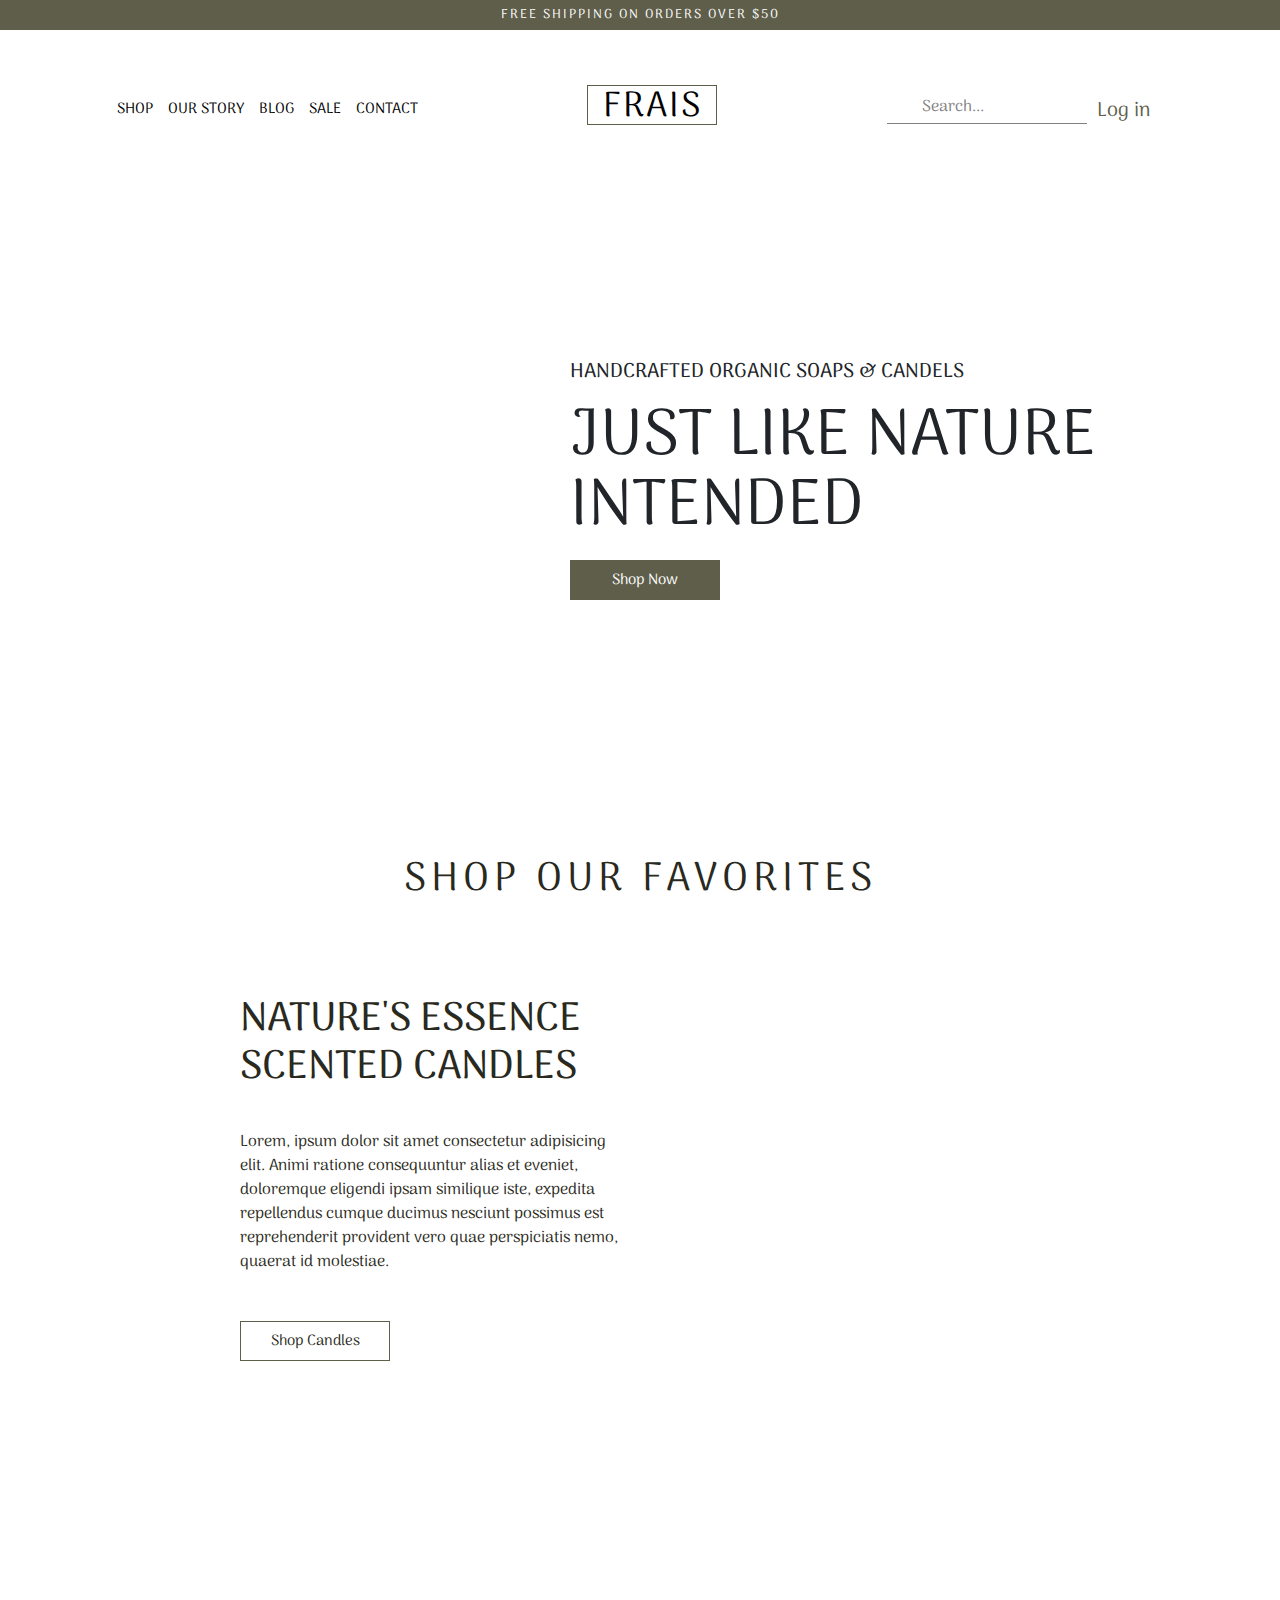
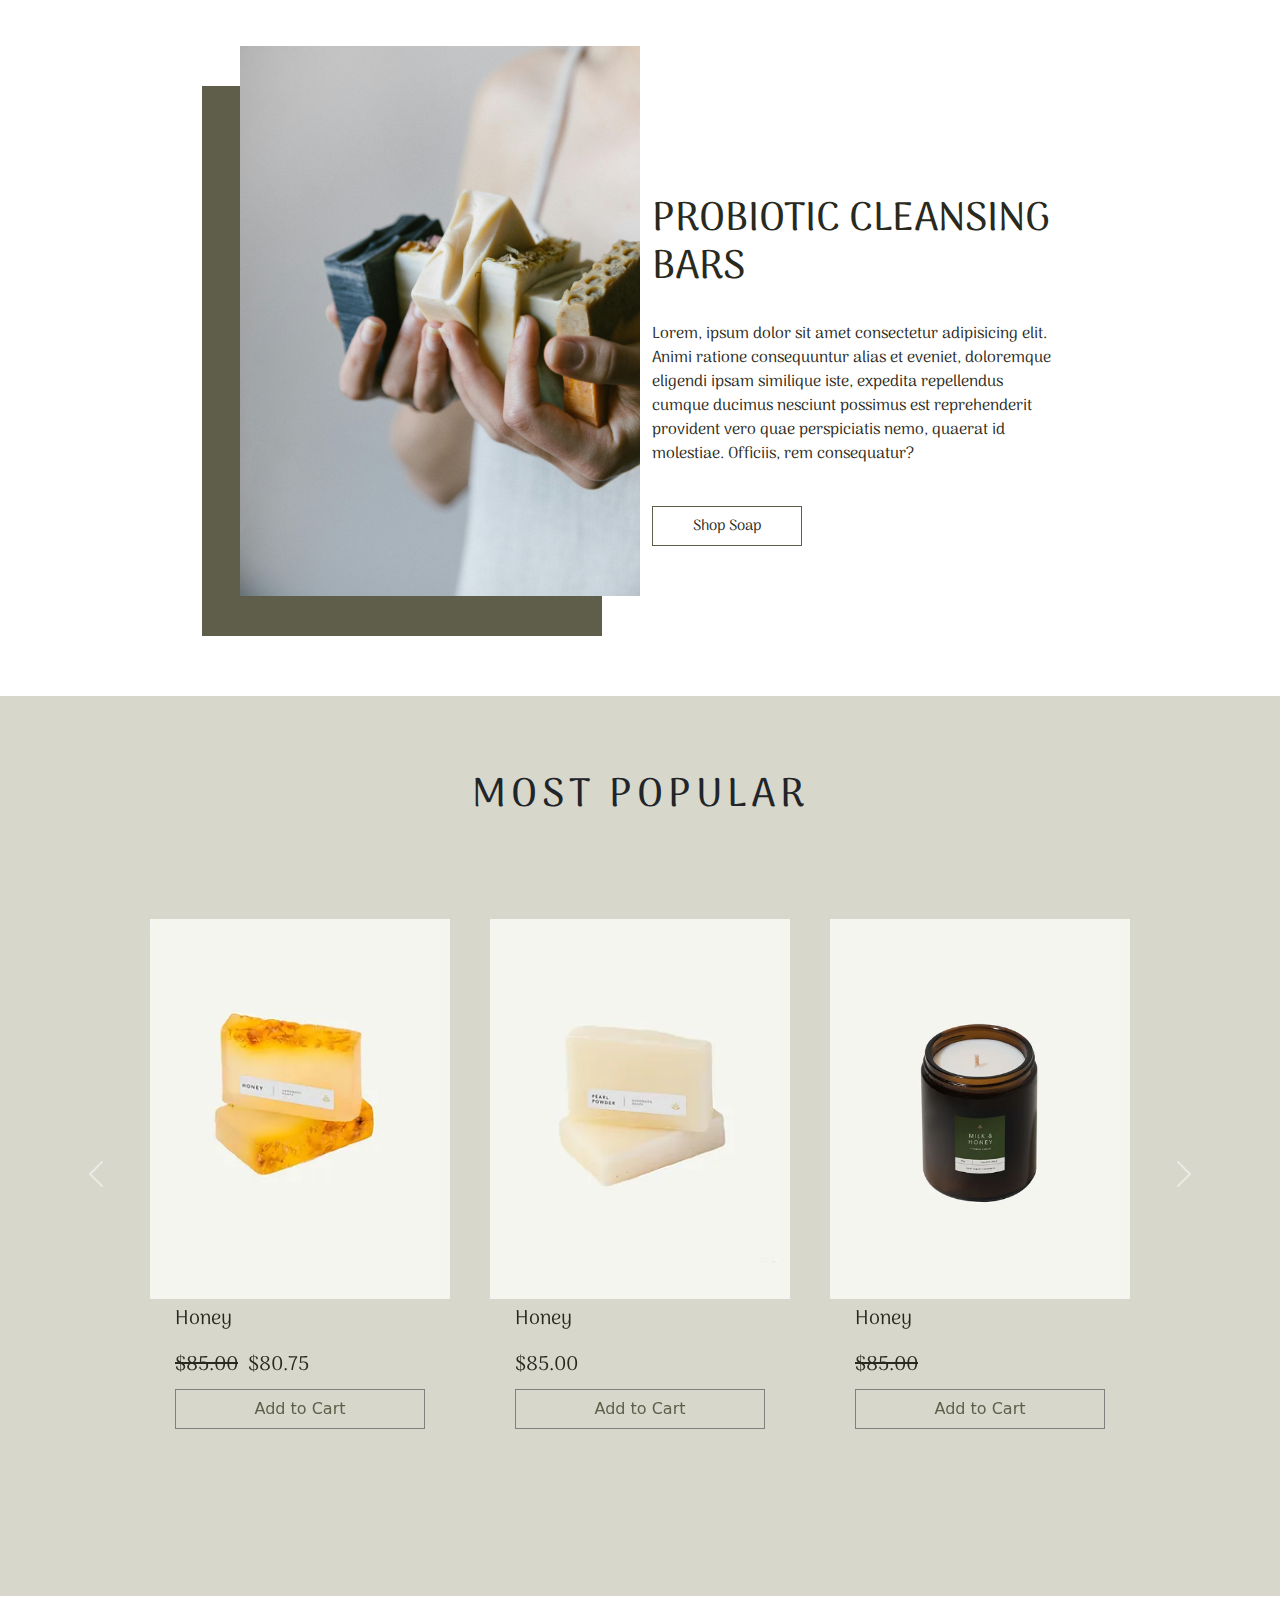
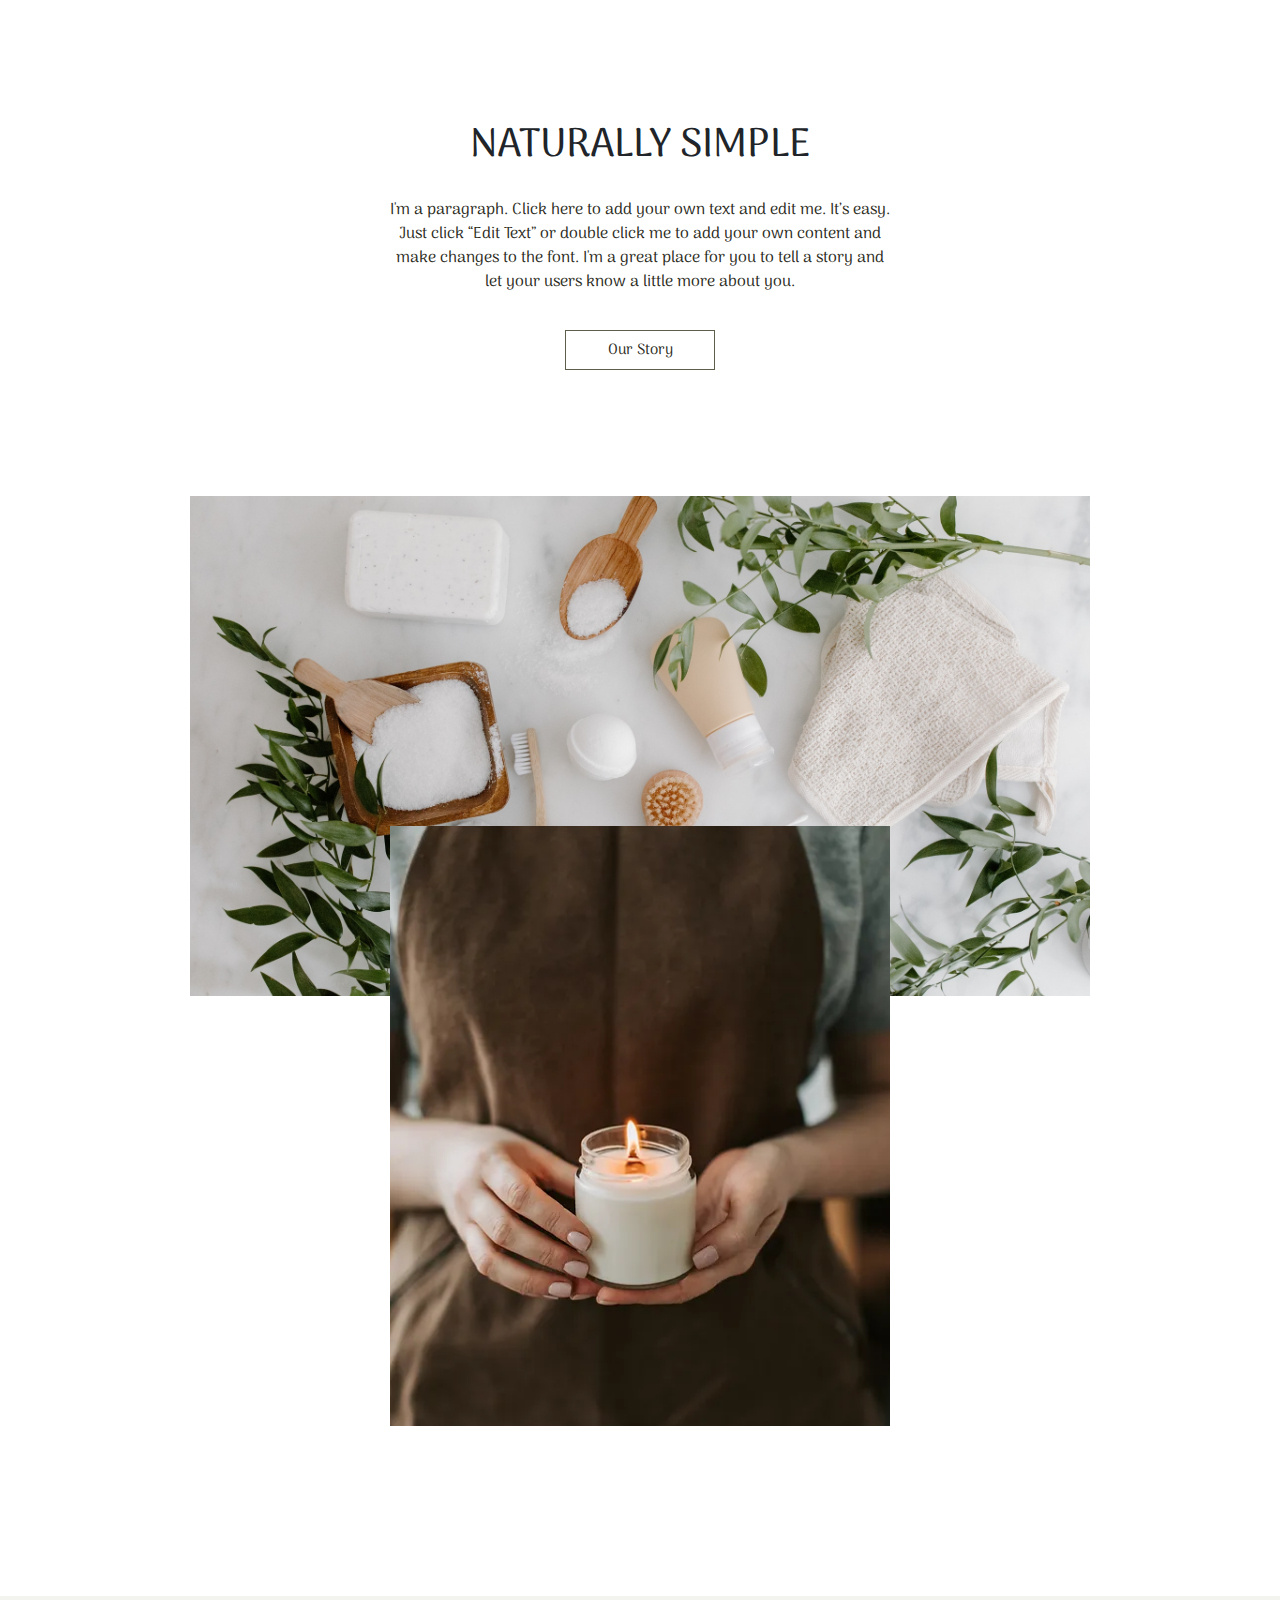
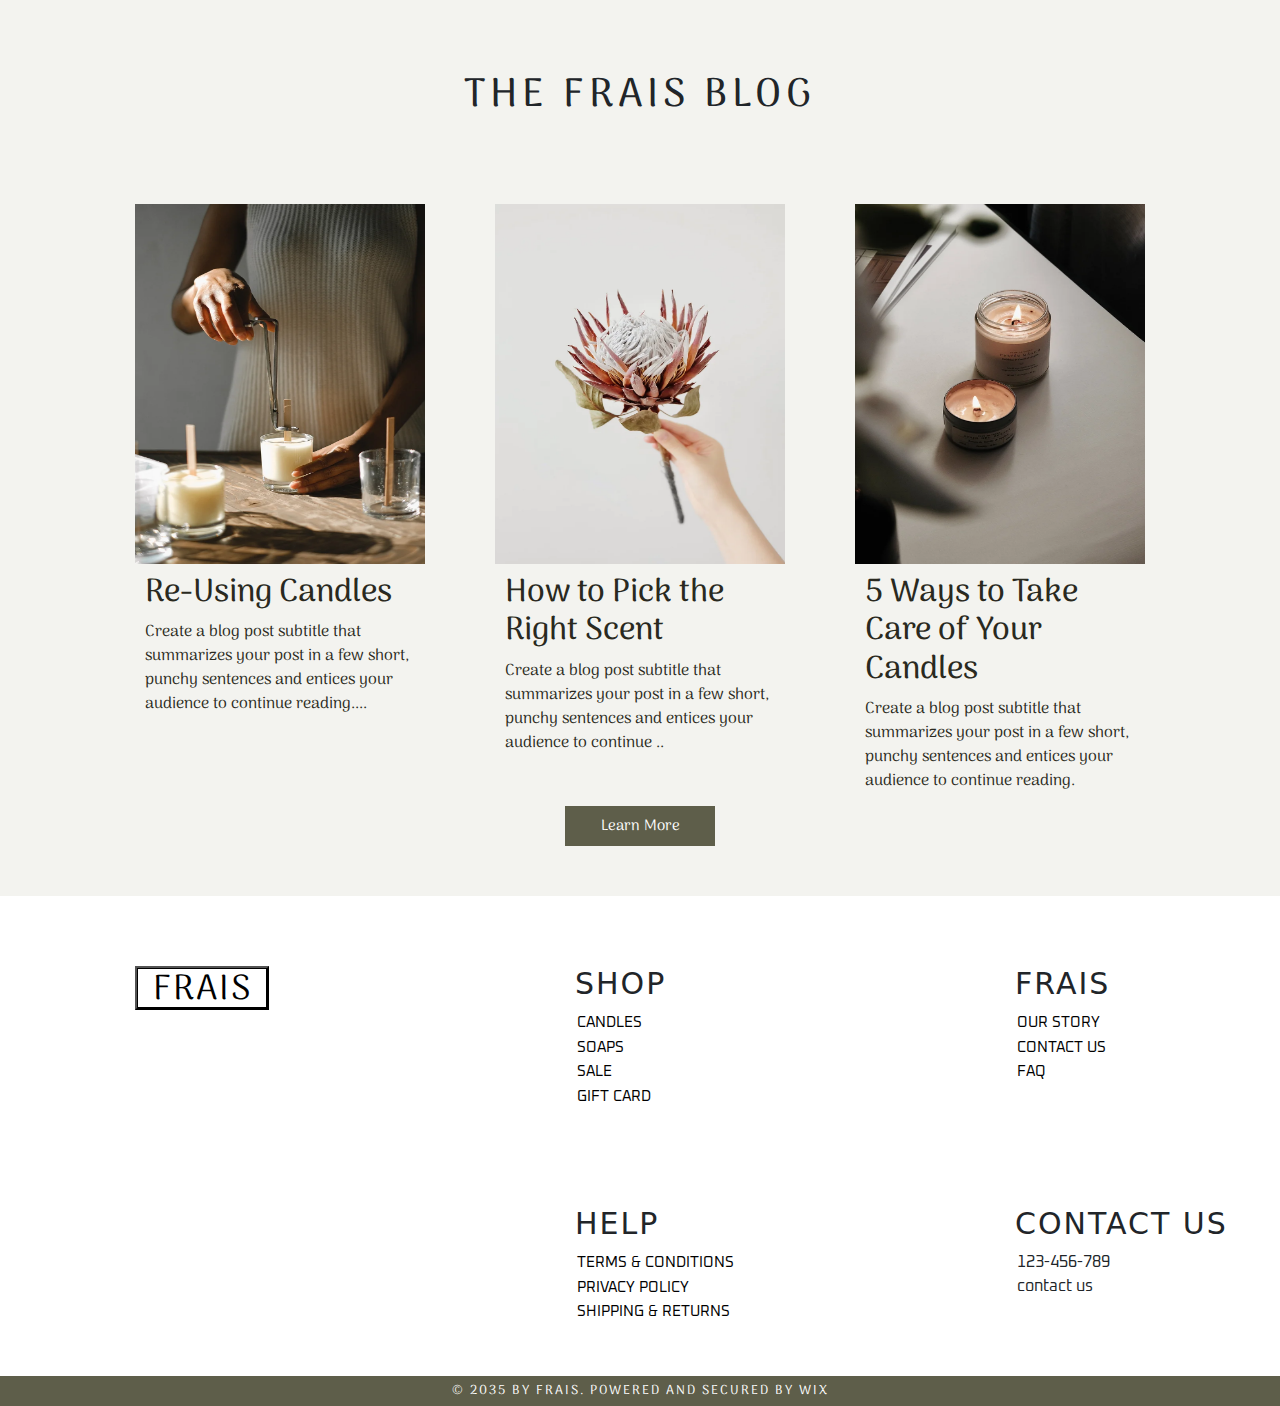
<file: index.html>
<!DOCTYPE html>
<html lang="en">
  <head>
    <meta charset="UTF-8" />
    <meta name="viewport" content="width=device-width, initial-scale=1.0" />
    <title>Document</title>

    <link
      href="https://cdn.jsdelivr.net/npm/bootstrap@5.3.3/dist/css/bootstrap.min.css"
      rel="stylesheet"
      integrity="sha384-QWTKZyjpPEjISv5WaRU9OFeRpok6YctnYmDr5pNlyT2bRjXh0JMhjY6hW+ALEwIH"
      crossorigin="anonymous"
    />
    <link rel="stylesheet" href="./style.css" />
    <link
      rel="stylesheet"
      href="https://cdnjs.cloudflare.com/ajax/libs/font-awesome/6.6.0/css/all.min.css"
      integrity="sha512-Kc323vGBEqzTmouAECnVceyQqyqdsSiqLQISBL29aUW4U/M7pSPA/gEUZQqv1cwx4OnYxTxve5UMg5GT6L4JJg=="
      crossorigin="anonymous"
      referrerpolicy="no-referrer"
    />
    <link
      href="https://fonts.googleapis.com/css2?family=Arima:wght@100..700&display=swap"
      rel="stylesheet"
    />
    <link
      href="https://fonts.googleapis.com/css2?family=Arima:wght@100..700&display=swap"
      rel="stylesheet"
    />
  </head>
  <body>
    <span id="brand" class="shipping">free shipping on orders over $50</span>
    <header>
      <nav>
        <ul>
          <li><a href="./shop.html">shop</a></li>
          <li><a href="./ourstory.html">our story</a></li>
          <li><a href="./blog.html">blog</a></li>
          <li><a href="./sale.html">sale</a></li>
          <li><a href="./contact.html">contact</a></li>
        </ul>
        <i class="fa-solid fa-bars"></i>
      </nav>

      <a href="./index.html" class="brand">frais</a>

      <div class="rightSideHeader">
        <div class="searchBar">
          <i class="fa-solid fa-magnifying-glass"></i>
          <input placeholder="Search..." type="text" />
        </div>
        <div class="icons">
          <a class="login hideafter" href=""
            ><i class="fa-solid fa-circle-user"></i> Log in</a
          >
          <a class="login" href="">
            <i class="fa-regular fa-circle-user"></i
          ></a>

          <a class="gift" href="./giftcard.html"><i class="fa-solid fa-gift"></i></a>
          <a class="cart" href=""><i class="fa-solid fa-bag-shopping"></i></a>
        </div>
      </div>
    </header>
  
    <div class="cover">
      <div class="textBox">
        <h4>handcrafted organic soaps & candels</h4>
        <h1>just like nature intended</h1>
        <button>Shop Now</button>
      </div>
    </div>

    <p class="ourFav">shop our favorites</p>

    <div class="flex-container">
      <div class="container left">
        <h1>NATURE'S ESSENCE SCENTED CANDLES</h1>
        <p>
          Lorem, ipsum dolor sit amet consectetur adipisicing elit. Animi
          ratione consequuntur alias et eveniet, doloremque eligendi ipsam
          similique iste, expedita repellendus cumque ducimus nesciunt possimus
          est reprehenderit provident vero quae perspiciatis nemo, quaerat id
          molestiae.
        </p>
        <button>Shop Candles</button>
      </div>

      <div class="container right">
        <video autoplay loop muted>
          <source src="./mediaFile/candleVideo.mp4" type="video/mp4" />
        </video>
      </div>
      <div class="container left1">
        <div class="backgimg"></div>
        <div class="backgcolor"></div>
      </div>

      <div class="container right1">
        <div class="rightinside">
          <h1>PROBIOTIC CLEANSING BARS</h1>
          <p>
            Lorem, ipsum dolor sit amet consectetur adipisicing elit. Animi
            ratione consequuntur alias et eveniet, doloremque eligendi ipsam
            similique iste, expedita repellendus cumque ducimus nesciunt
            possimus est reprehenderit provident vero quae perspiciatis nemo,
            quaerat id molestiae. Officiis, rem consequatur?
          </p>
          <button>Shop Soap</button>
        </div>
      </div>
    </div>

    <div class="carouselBox">
      <h1 class="mPop">MOST POPULAR</h1>

      <div id="carouselExample" class="carousel slide">
        <div class="carousel-inner">
          <div class="carousel-item active">
            <div class="cardsContainer">
              <div class="card">
                <img src="./mediaFile/prod16.png" alt="" />
                <div class="prodDescr">
                  <p class="title">Honey</p>
                  <div class="salecont">
                    <p class="discount">$85.00</p>
                    <p class="price">$80.75</p>
                  </div>
                </div>
                <button>Add to Cart</button>
              </div>
              <div class="card">
                <img src="./mediaFile/prod13.png" alt="" />
                <div class="prodDescr">
                  <p class="title">Honey</p>
                  <div class="salecont">
                    <p class="price">$85.00</p>
                  </div>
                </div>
                <button>Add to Cart</button>
              </div>
              <div class="card">
                <img src="./mediaFile/prod10.png" alt="" />
                <div class="prodDescr">
                  <p class="title">Honey</p>
                  <div class="salecont">
                    <p class="discount">$85.00</p>
                  </div>
                </div>
                <button>Add to Cart</button>
              </div>
            </div>
          </div>
          <div class="carousel-item">
            <div class="cardsContainer">
              <div class="card">
                <img src="./mediaFile/prod4.png" alt="" />
                <div class="prodDescr">
                  <p class="title">Honey</p>
                  <div class="salecont">
                    <p class="price">$85.00</p>
                  </div>
                </div>
                <button>Add to Cart</button>
              </div>
              <div class="card">
                <img src="./mediaFile/prod5.png" alt="" />
                <div class="prodDescr">
                  <p class="title">Honey</p>
                  <div class="salecont">
                    <p class="price">$85.00</p>
                  </div>
                </div>
                <button>Add to Cart</button>
              </div>
              <div class="card">
                <img src="./mediaFile/prod6.png" alt="" />
                <div class="prodDescr">
                  <p class="title">Honey</p>
                  <div class="salecont">
                    <p class="price">$85.00</p>
                  </div>
                </div>
                <button>Add to Cart</button>
              </div>
            </div>
          </div>
          <div class="carousel-item">
            <div class="cardsContainer">
              <div class="card">
                <img src="./mediaFile/prod7.png" alt="" />
                <div class="prodDescr">
                  <p class="title">Honey</p>
                  <div class="salecont">
                    <p class="price">$85.00</p>
                  </div>
                </div>
                <button>Add to Cart</button>
              </div>
              <div class="card">
                <img src="./mediaFile/prod8.png" alt="" />
                <div class="prodDescr">
                  <p class="title">Honey</p>
                  <div class="salecont">
                    <p class="price">$85.00</p>
                  </div>
                </div>
                <button>Add to Cart</button>
              </div>
              <div class="card">
                <img src="./mediaFile/prod9.png" alt="" />
                <div class="prodDescr">
                  <p class="title">Honey</p>
                  <div class="salecont">
                    <p class="price">$85.00</p>
                  </div>
                </div>
                <button>Add to Cart</button>
              </div>
            </div>
          </div>
        </div>
        <button
          class="carousel-control-prev"
          type="button"
          data-bs-target="#carouselExample"
          data-bs-slide="prev"
        >
          <span class="carousel-control-prev-icon" aria-hidden="true"></span>
          <span class="visually-hidden">Previous</span>
        </button>
        <button
          class="carousel-control-next"
          type="button"
          data-bs-target="#carouselExample"
          data-bs-slide="next"
        >
          <span class="carousel-control-next-icon" aria-hidden="true"></span>
          <span class="visually-hidden">Next</span>
        </button>
      </div>
    </div>

    <div class="natural">
      <h1>NATURALLY SIMPLE</h1>
      <p>
        I'm a paragraph. Click here to add your own text and edit me. It’s easy.
        Just click “Edit Text” or double click me to add your own content and
        make changes to the font. I'm a great place for you to tell a story and
        let your users know a little more about you.
      </p>
      <button>Our Story</button>
    </div>

    <div class="ourStory">
      <img
        class="firstimg"
        src="./mediaFile/pexels-tara-winstead-6690884.jpg"
        alt=""
      />
      <img class="scndimg" src="./mediaFile/candlecover.png" alt="" />
    </div>

    <div class="blogBox">
      <h1>THE FRAIS BLOG</h1>
      <div class="blogContainer">
        <div class="blog">
          <img src="./mediaFile/blogimg1.png" alt="" />
          <div class="blogInfo">
            <h2>Re-Using Candles</h2>
            <p>
              Create a blog post subtitle that summarizes your post in a few
              short, punchy sentences and entices your audience to continue
              reading....
            </p>
          </div>
        </div>
        <div class="blog">
          <img src="./mediaFile/blogimg2.png" alt="" />
          <div class="blogInfo">
            <h2>How to Pick the Right Scent</h2>
            <p>
              Create a blog post subtitle that summarizes your post in a few
              short, punchy sentences and entices your audience to continue ..
            </p>
          </div>
        </div>
        <div class="blog">
          <img src="./mediaFile/blogimg3.png" alt="" />
          <div class="blogInfo">
            <h2>5 Ways to Take Care of Your Candles</h2>
            <p>
              Create a blog post subtitle that summarizes your post in a few
              short, punchy sentences and entices your audience to continue
              reading.
            </p>
          </div>
        </div>
      </div>
      <div class="more">
        <button>Learn More</button>
      </div>
    </div>

    <div class="stoyline"></div>

    <footer>
      <div class="ftrcont">
        <div class="ftr">
          <button><a href="#brand" class="brand">frais</a></button>
        </div>
        <div class="ftr shop">
          <h1>shop</h1>
          <ul>
            <li><a href="">candles</a></li>
            <li><a href="">soaps</a></li>
            <li><a href="./sale.html">sale</a></li>
            <li><a href="./giftcard.html">gift card</a></li>
          </ul>
        </div>
        <div class="ftr frais">
          <h1>frais</h1>
          <ul>
            <li><a href="./ourstory.html">our story</a></li>
            <li><a href="./contact.html">contact us</a></li>
            <li><a href="">faq</a></li>
          </ul>
        </div>
      </div>

      <div class="ftrcont">
        <div class="ftr disabled"></div>
        <div class="ftr help">
          <h1>help</h1>
          <ul>
            <li><a href="">terms & conditions</a></li>
            <li><a href="">privacy policy</a></li>
            <li><a href="">shipping & returns</a></li>
          </ul>
        </div>
        <div class="ftr contactUs">
          <h1>contact us</h1>
          <ul>
            <li>123-456-789</li>
            <li>contact us</li>
          </ul>
          <div class="rightSide-icons">
            <i class="fa-brands fa-facebook-f"></i>
            <i class="fa-brands fa-instagram"></i>
            <i class="fa-brands fa-twitter"></i>
            <i class="fa-brands fa-pinterest"></i>
          </div>
        </div>
      </div>
      <span class="shipping">© 2035 by Frais. Powered and secured by Wix</span>
    </footer>

    <script
      src="https://cdn.jsdelivr.net/npm/bootstrap@5.3.3/dist/js/bootstrap.bundle.min.js"
      integrity="sha384-YvpcrYf0tY3lHB60NNkmXc5s9fDVZLESaAA55NDzOxhy9GkcIdslK1eN7N6jIeHz"
      crossorigin="anonymous"
    ></script>
  </body>
</html>
</file>
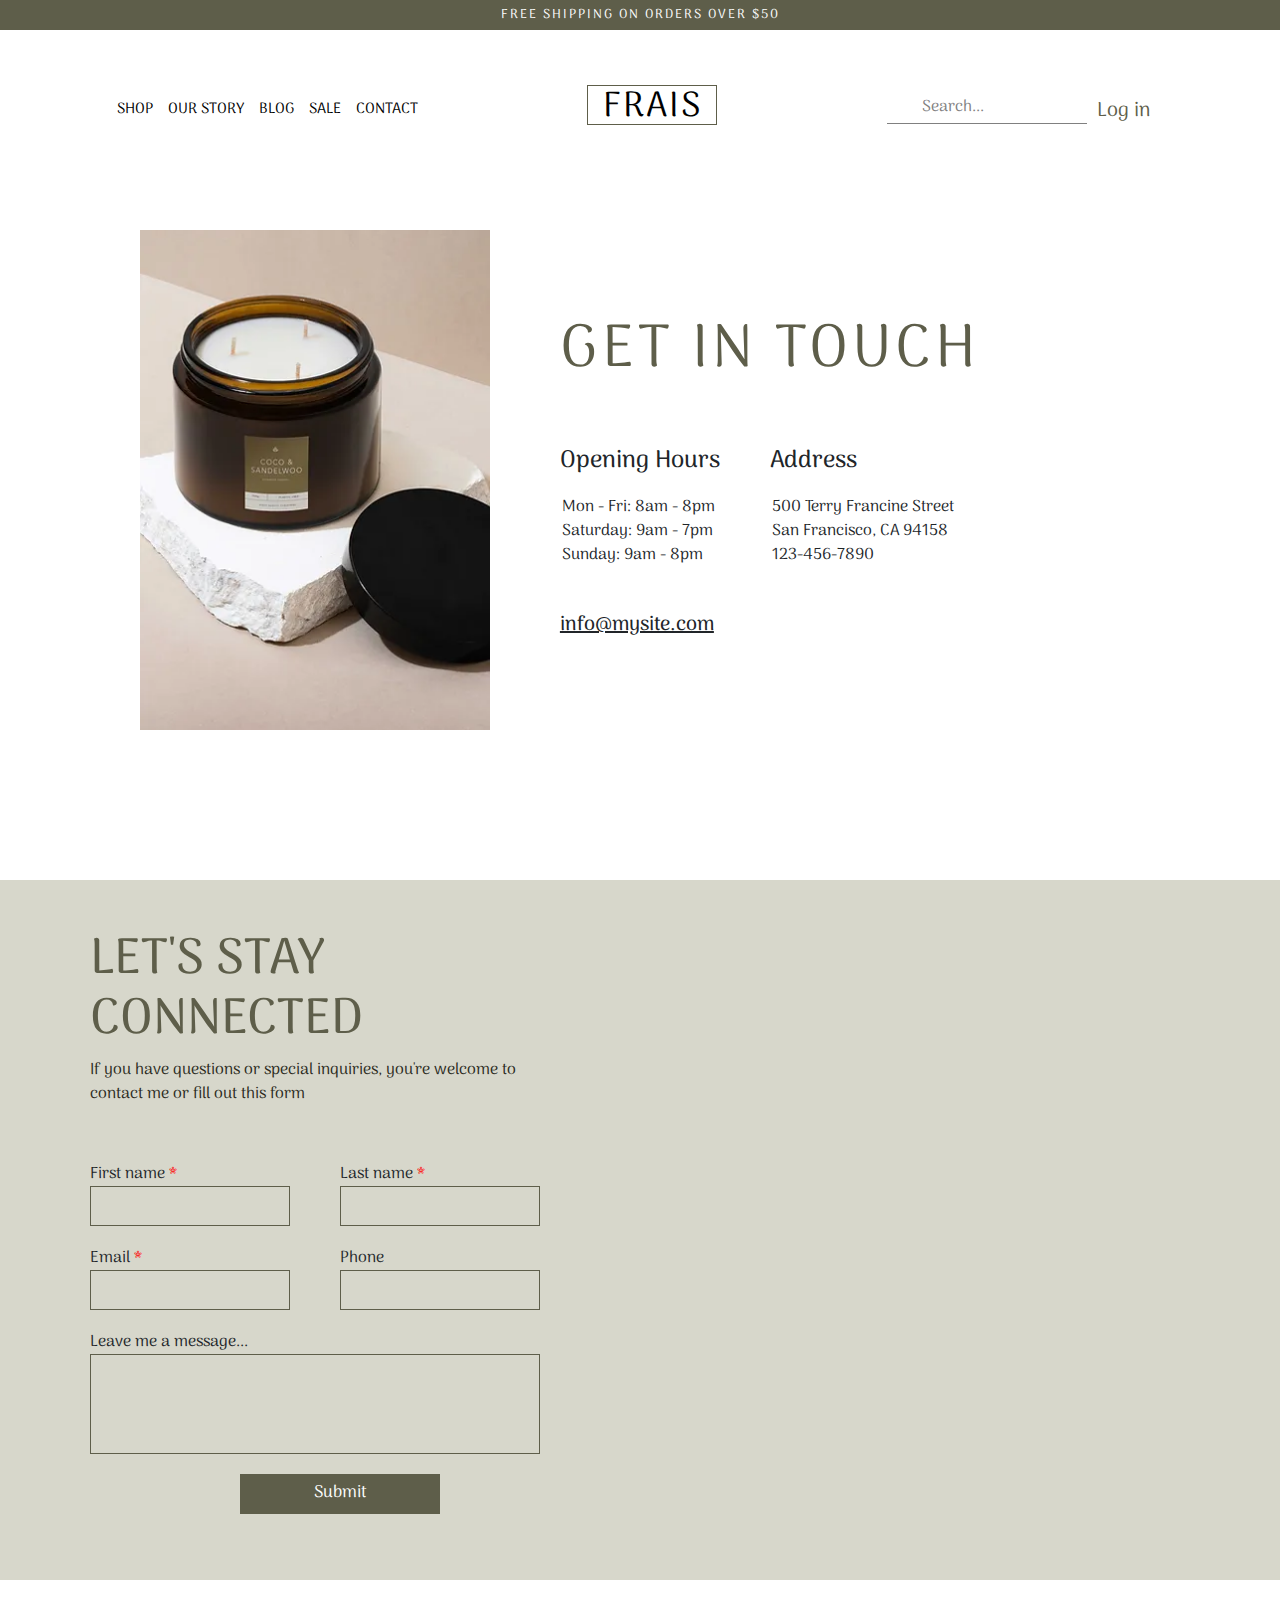
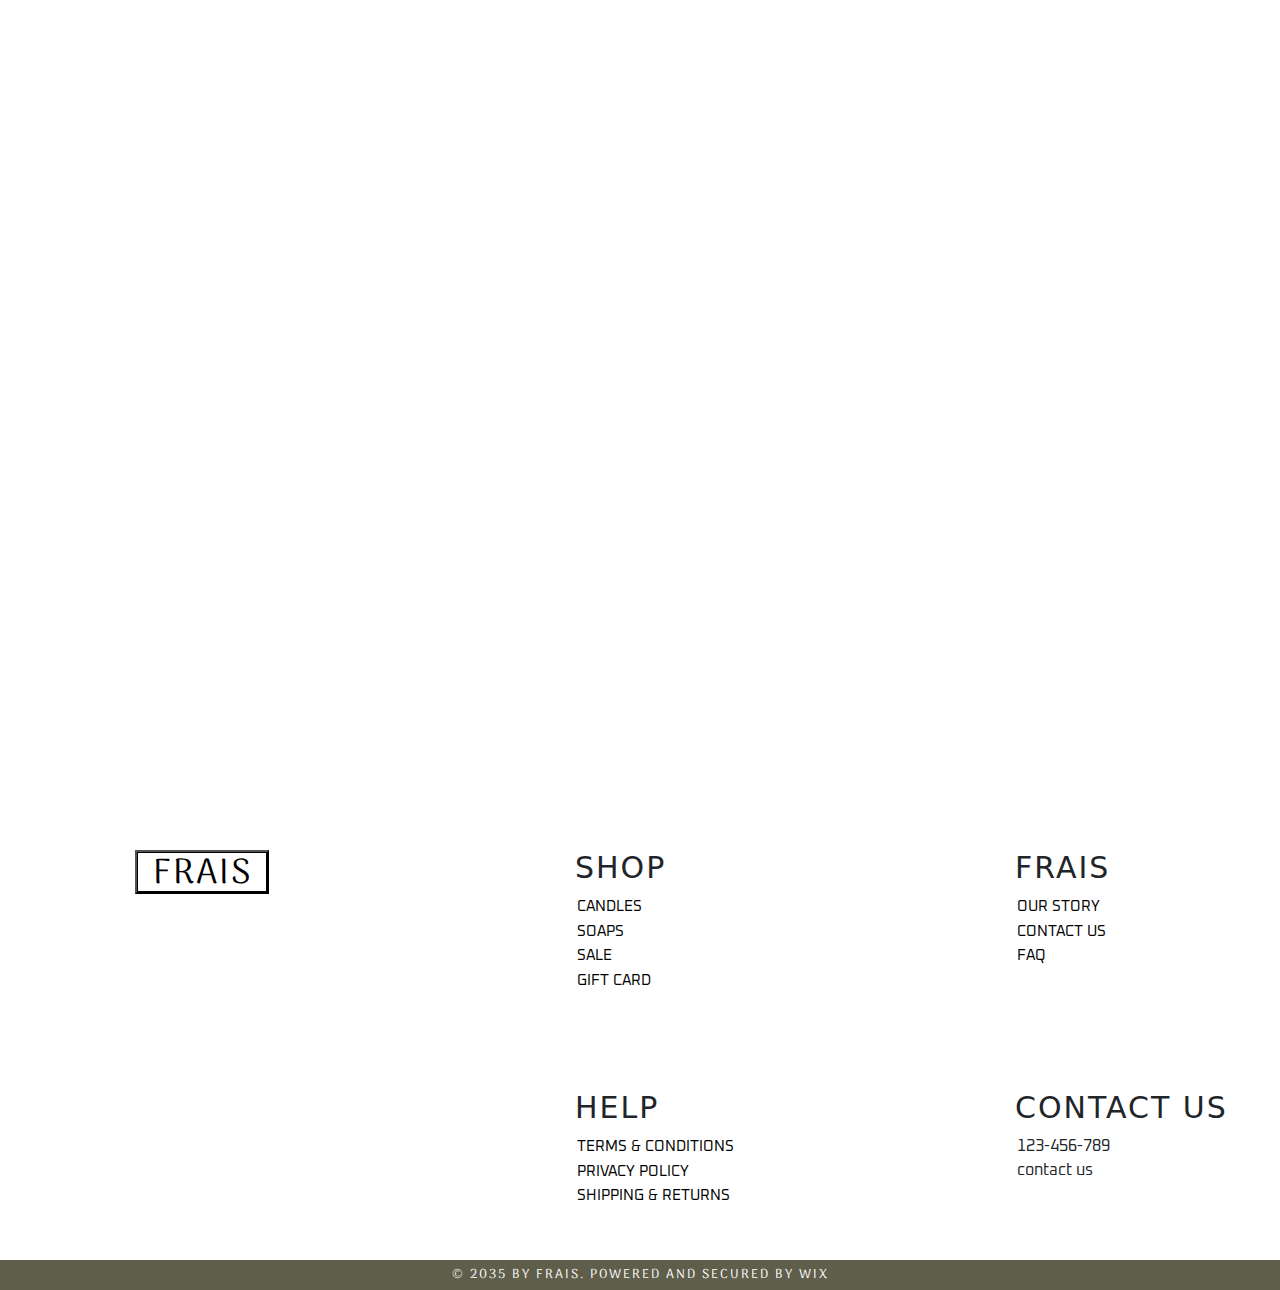
<file: contact.html>
<!DOCTYPE html>
<html lang="en">
  <head>
    <meta charset="UTF-8" />
    <meta name="viewport" content="width=device-width, initial-scale=1.0" />
    <title>Document</title>
    <link
      href="https://cdn.jsdelivr.net/npm/bootstrap@5.3.3/dist/css/bootstrap.min.css"
      rel="stylesheet"
      integrity="sha384-QWTKZyjpPEjISv5WaRU9OFeRpok6YctnYmDr5pNlyT2bRjXh0JMhjY6hW+ALEwIH"
      crossorigin="anonymous"
    />
    <link rel="stylesheet" href="./style.css" />
    <link
      rel="stylesheet"
      href="https://cdnjs.cloudflare.com/ajax/libs/font-awesome/6.6.0/css/all.min.css"
      integrity="sha512-Kc323vGBEqzTmouAECnVceyQqyqdsSiqLQISBL29aUW4U/M7pSPA/gEUZQqv1cwx4OnYxTxve5UMg5GT6L4JJg=="
      crossorigin="anonymous"
      referrerpolicy="no-referrer"
    />
    <link
      href="https://fonts.googleapis.com/css2?family=Arima:wght@100..700&display=swap"
      rel="stylesheet"
    />
    <link
      href="https://fonts.googleapis.com/css2?family=Arima:wght@100..700&display=swap"
      rel="stylesheet"
    />
  </head>
  <body>
    <span id="brand" class="shipping">free shipping on orders over $50</span>
    <header>
      <nav>
        <ul>
          <li><a href="./shop.html">shop</a></li>
          <li><a href="./ourstory.html">our story</a></li>
          <li><a href="./blog.html">blog</a></li>
          <li><a href="./sale.html">sale</a></li>
          <li><a href="./contact.html">contact</a></li>
        </ul>
        <i class="fa-solid fa-bars"></i>
      </nav>
     <a href="./index.html" class="brand">frais</a>
      <div class="rightSideHeader">
        <div class="searchBar">
          <i class="fa-solid fa-magnifying-glass"></i>
          <input placeholder="Search..." type="text" />
        </div>
        <div class="icons">
          <a class="login hideafter" href=""
            ><i class="fa-solid fa-circle-user"></i> Log in</a
          >
          <a class="login" href="">
            <i class="fa-regular fa-circle-user"></i
          ></a>
          <a class="gift" href="./giftcard.html"><i class="fa-solid fa-gift"></i></a>
          <a class="cart" href=""><i class="fa-solid fa-bag-shopping"></i></a>
        </div>
      </div>
    </header>

    <div class="contactcover">
      <img src="./mediaFile/contactimg1.png" alt="" />
      <div class="rightcont">
        <h1>GET IN TOUCH</h1>
        <div class="contactInfo">
          <div>
            <h4>Opening Hours</h4>
            <ul>
              <li>Mon - Fri: 8am - 8pm</li>
              <li>Saturday: 9am - 7pm</li>
              <li>Sunday: 9am - 8pm</li>
            </ul>
          </div>
          <div>
            <h4>Address</h4>
            <ul>
              <li>500 Terry Francine Street</li>
              <li>San Francisco, CA 94158</li>
              <li>123-456-7890</li>
            </ul>
          </div>
        </div>
        <h5>info@mysite.com</h5>
      </div>
    </div>

    <div class="contact-form">
      <div class="leftcont">
        <section class="leftcontact">
          <h1>LET'S STAY CONNECTED</h1>
          <p>
            If you have questions or special inquiries, you're welcome to
            contact me or fill out this form
          </p>

          <form class="contacForm">
            <div class="submit-form">
              <div class="name">
                <label for="">First name <span class="req">*</span></label>
                <input type="text" name="firstname" id="firstname" required />
              </div>
              <div class="lastName">
                <label for="">Last name <span class="req">*</span></label>
                <input type="text" name="" id="" required />
              </div>
              <div class="email">
                <label for="">Email <span class="req">*</span></label>
                <input type="email" name="" id="" required />
              </div>
              <div class="phone">
                <label for="">Phone</label>
                <input type="number" name="" id="" />
              </div>
              <div class="message">
                <label for="">Leave me a message...</label>
                <textarea name="" id=""></textarea>
              </div>
              <div class="submitbutton">
                <button><a href="#firstname">Submit</a></button>
              </div>
            </div>
          </form>
        </section>
      </div>

      <div class="rightcontact"></div>
    </div>

    <div class="contVideostory">
      <video autoplay loop muted>
        <source
          src="https://video.wixstatic.com/video/84770f_d929343c731b4f5fb3ddd186ef271c37/720p/mp4/file.mp4"
          type="video/mp4"
        />
      </video>
    </div>
    <div class="stoyline"></div>


    <footer>
      <div class="ftrcont">
        <div class="ftr">
          <button><a href="#brand" class="brand">frais</a></button>
        </div>
        <div class="ftr shop">
          <h1>shop</h1>
          <ul>
            <li><a href="">candles</a></li>
            <li><a href="">soaps</a></li>
            <li><a href="./sale.html">sale</a></li>
            <li><a href="./giftcard.html">gift card</a></li>
          </ul>
        </div>
        <div class="ftr frais">
          <h1>frais</h1>
          <ul>
            <li><a href="./ourstory.html">our story</a></li>
            <li><a href="./contact.html">contact us</a></li>
            <li><a href="">faq</a></li>
          </ul>
        </div>
      </div>

      <div class="ftrcont">
        <div class="ftr disabled"></div>
        <div class="ftr help">
          <h1>help</h1>
          <ul>
            <li><a href="">terms & conditions</a></li>
            <li><a href="">privacy policy</a></li>
            <li><a href="">shipping & returns</a></li>
          </ul>
        </div>
        <div class="ftr contactUs">
          <h1>contact us</h1>
          <ul>
            <li>123-456-789</li>
            <li>contact us</li>
          </ul>
          <div class="rightSide-icons">
            <i class="fa-brands fa-facebook-f"></i>
            <i class="fa-brands fa-instagram"></i>
            <i class="fa-brands fa-twitter"></i>
            <i class="fa-brands fa-pinterest"></i>
          </div>
        </div>
      </div>
      <span class="shipping">© 2035 by Frais. Powered and secured by Wix</span>
    </footer>
  </body>
</html>
</file>
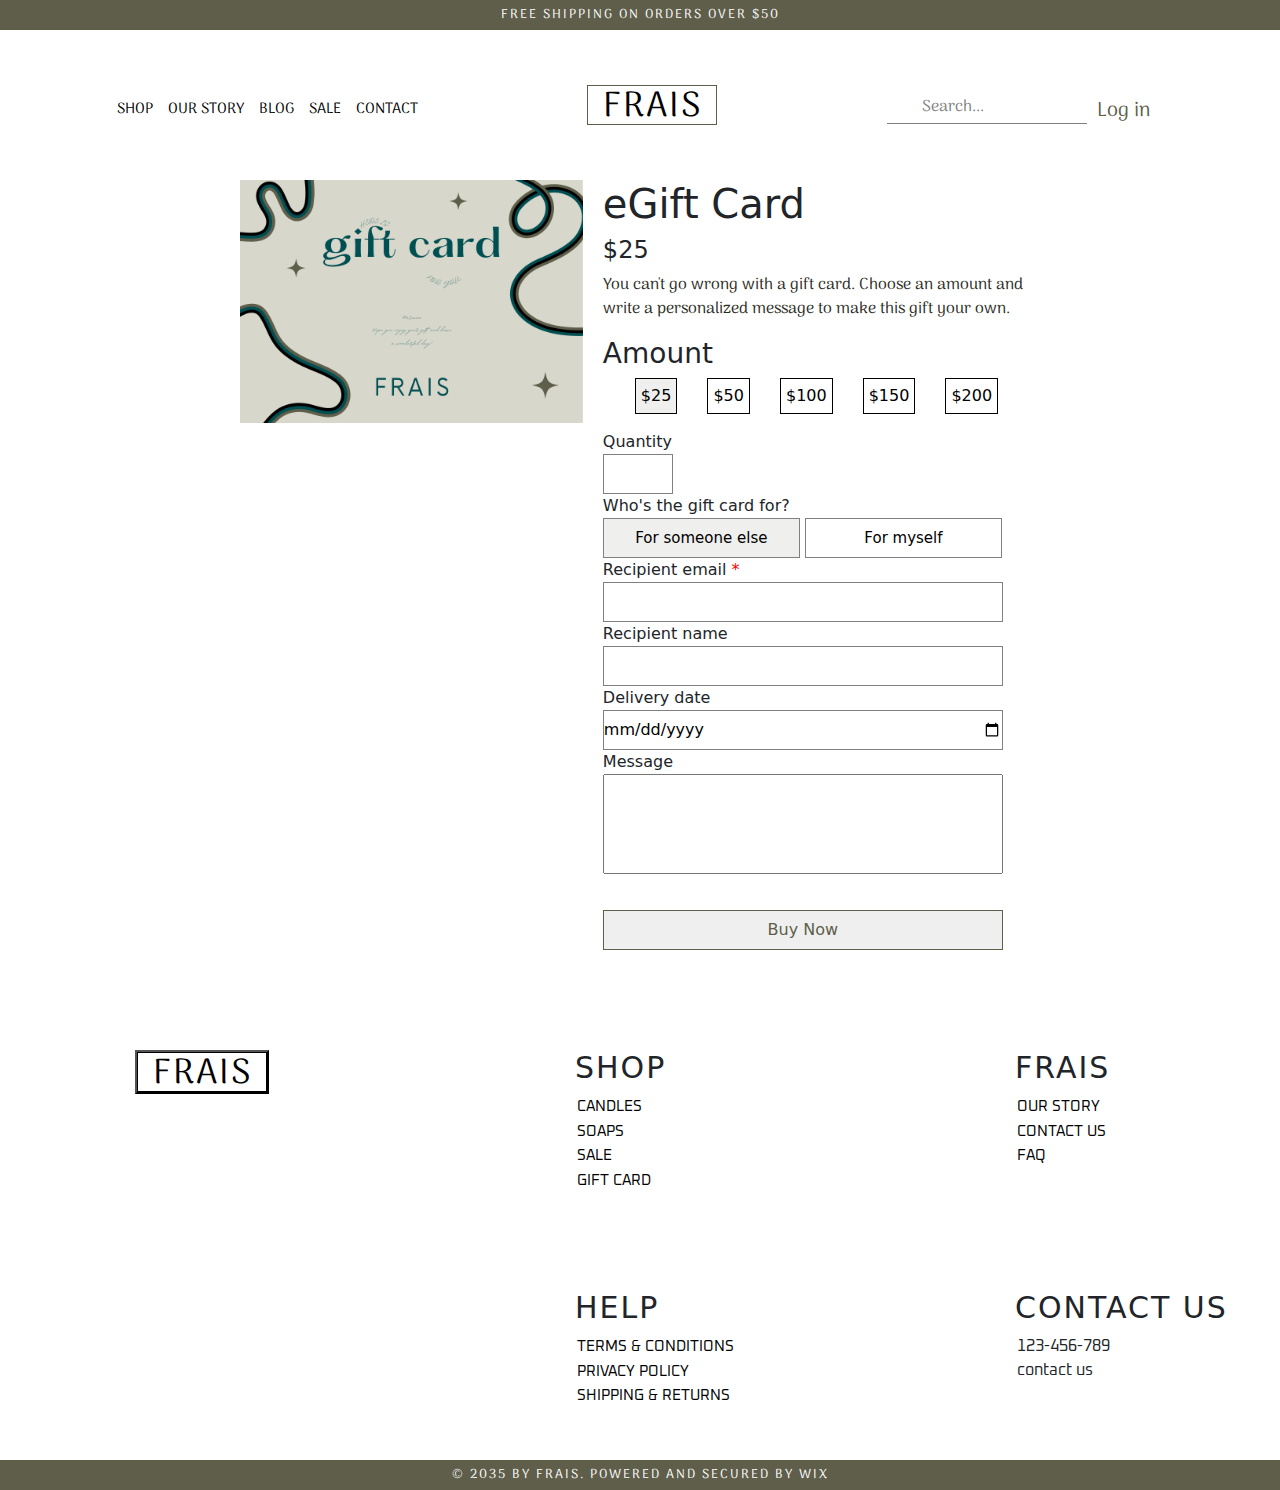
<file: giftcard.html>
<!DOCTYPE html>
<html lang="en">
  <head>
    <meta charset="UTF-8" />
    <meta name="viewport" content="width=device-width, initial-scale=1.0" />
    <title>Document</title>

    <link
      href="https://cdn.jsdelivr.net/npm/bootstrap@5.3.3/dist/css/bootstrap.min.css"
      rel="stylesheet"
      integrity="sha384-QWTKZyjpPEjISv5WaRU9OFeRpok6YctnYmDr5pNlyT2bRjXh0JMhjY6hW+ALEwIH"
      crossorigin="anonymous"
    />
    <link rel="stylesheet" href="./style.css" />
    <link
      rel="stylesheet"
      href="https://cdnjs.cloudflare.com/ajax/libs/font-awesome/6.6.0/css/all.min.css"
      integrity="sha512-Kc323vGBEqzTmouAECnVceyQqyqdsSiqLQISBL29aUW4U/M7pSPA/gEUZQqv1cwx4OnYxTxve5UMg5GT6L4JJg=="
      crossorigin="anonymous"
      referrerpolicy="no-referrer"
    />
    <link
      href="https://fonts.googleapis.com/css2?family=Arima:wght@100..700&display=swap"
      rel="stylesheet"
    />
    <link
      href="https://fonts.googleapis.com/css2?family=Arima:wght@100..700&display=swap"
      rel="stylesheet"
    />
  </head>
  <body>
    <span id="brand" class="shipping">free shipping on orders over $50</span>
    <header>
      <nav>
        <ul>
          <li><a href="./shop.html">shop</a></li>
          <li><a href="./ourstory.html">our story</a></li>
          <li><a href="./blog.html">blog</a></li>
          <li><a href="./sale.html">sale</a></li>
          <li><a href="./contact.html">contact</a></li>
        </ul>
        <i class="fa-solid fa-bars"></i>
      </nav>

      <a href="./index.html" class="brand">frais</a>

      <div class="rightSideHeader">
        <div class="searchBar">
          <i class="fa-solid fa-magnifying-glass"></i>
          <input placeholder="Search..." type="text" />
        </div>
        <div class="icons">
          <a class="login hideafter" href=""
            ><i class="fa-solid fa-circle-user"></i> Log in</a
          >
          <a class="login" href="">
            <i class="fa-regular fa-circle-user"></i
          ></a>

          <a class="gift" href="./giftcard.html"
            ><i class="fa-solid fa-gift"></i
          ></a>
          <a class="cart" href=""><i class="fa-solid fa-bag-shopping"></i></a>
        </div>
      </div>
    </header>

    <div class="gift-container">
      <div class="giftCover"></div>

      <div class="giftInfo">
        <h1>eGift Card</h1>
        <h4>$25</h4>
        <p>
          You can't go wrong with a gift card. Choose an amount and write a
          personalized message to make this gift your own.
        </p>
        <h3>Amount</h3>
        <ul>
          <li><a href="">$25</a></li>
          <li><a href="">$50</a></li>
          <li><a href="">$100</a></li>
          <li><a href="">$150</a></li>
          <li><a href="">$200</a></li>
        </ul>
        <form action="">
          <div class="quantity">
            <label for="">Quantity</label>
            <input
              type="number"
              id="quantity"
              name="quantity"
              min="1"
              max="5"
            />
          </div>
          <div class="whoFor">
            <label for="">Who's the gift card for?</label>
            <div class="whoforinp">
              <input type="text" name="For someone else" id="" value="For someone else"/>
              <input type="text" name="" id="" value="For myself"/>
            </div>
          </div>
          <div class="giftEmail">
            <label for="">Recipient email  <span class="req">*</span></label>
            <input type="email" name="" id="" required />
          </div>
          <div>
            <label for="">Recipient name</label>
            <input type="text" name="" id="" />
          </div>
          <div>
            <label for="">Delivery date</label>
            <input type="date" name="" id="" />
          </div>
          <div class="message">
            <label for="">Message</label>
            <textarea name="" id=""></textarea>
          </div>
          <button>Buy Now</button>
        </form>
       
      </div>
    </div>

    <div class="stoyline"></div>
    <footer>
      <div class="ftrcont">
        <div class="ftr">
          <button><a href="#brand" class="brand">frais</a></button>
        </div>
        <div class="ftr shop">
          <h1>shop</h1>
          <ul>
            <li><a href="">candles</a></li>
            <li><a href="">soaps</a></li>
            <li><a href="./sale.html">sale</a></li>
            <li><a href="./giftcard.html">gift card</a></li>
          </ul>
        </div>
        <div class="ftr frais">
          <h1>frais</h1>
          <ul>
            <li><a href="./ourstory.html">our story</a></li>
            <li><a href="./contact.html">contact us</a></li>
            <li><a href="">faq</a></li>
          </ul>
        </div>
      </div>

      <div class="ftrcont">
        <div class="ftr disabled"></div>
        <div class="ftr help">
          <h1>help</h1>
          <ul>
            <li><a href="">terms & conditions</a></li>
            <li><a href="">privacy policy</a></li>
            <li><a href="">shipping & returns</a></li>
          </ul>
        </div>
        <div class="ftr contactUs">
          <h1>contact us</h1>
          <ul>
            <li>123-456-789</li>
            <li>contact us</li>
          </ul>
          <div class="rightSide-icons">
            <i class="fa-brands fa-facebook-f"></i>
            <i class="fa-brands fa-instagram"></i>
            <i class="fa-brands fa-twitter"></i>
            <i class="fa-brands fa-pinterest"></i>
          </div>
        </div>
      </div>
      <span class="shipping">© 2035 by Frais. Powered and secured by Wix</span>
    </footer>
  </body>
</html>
</file>
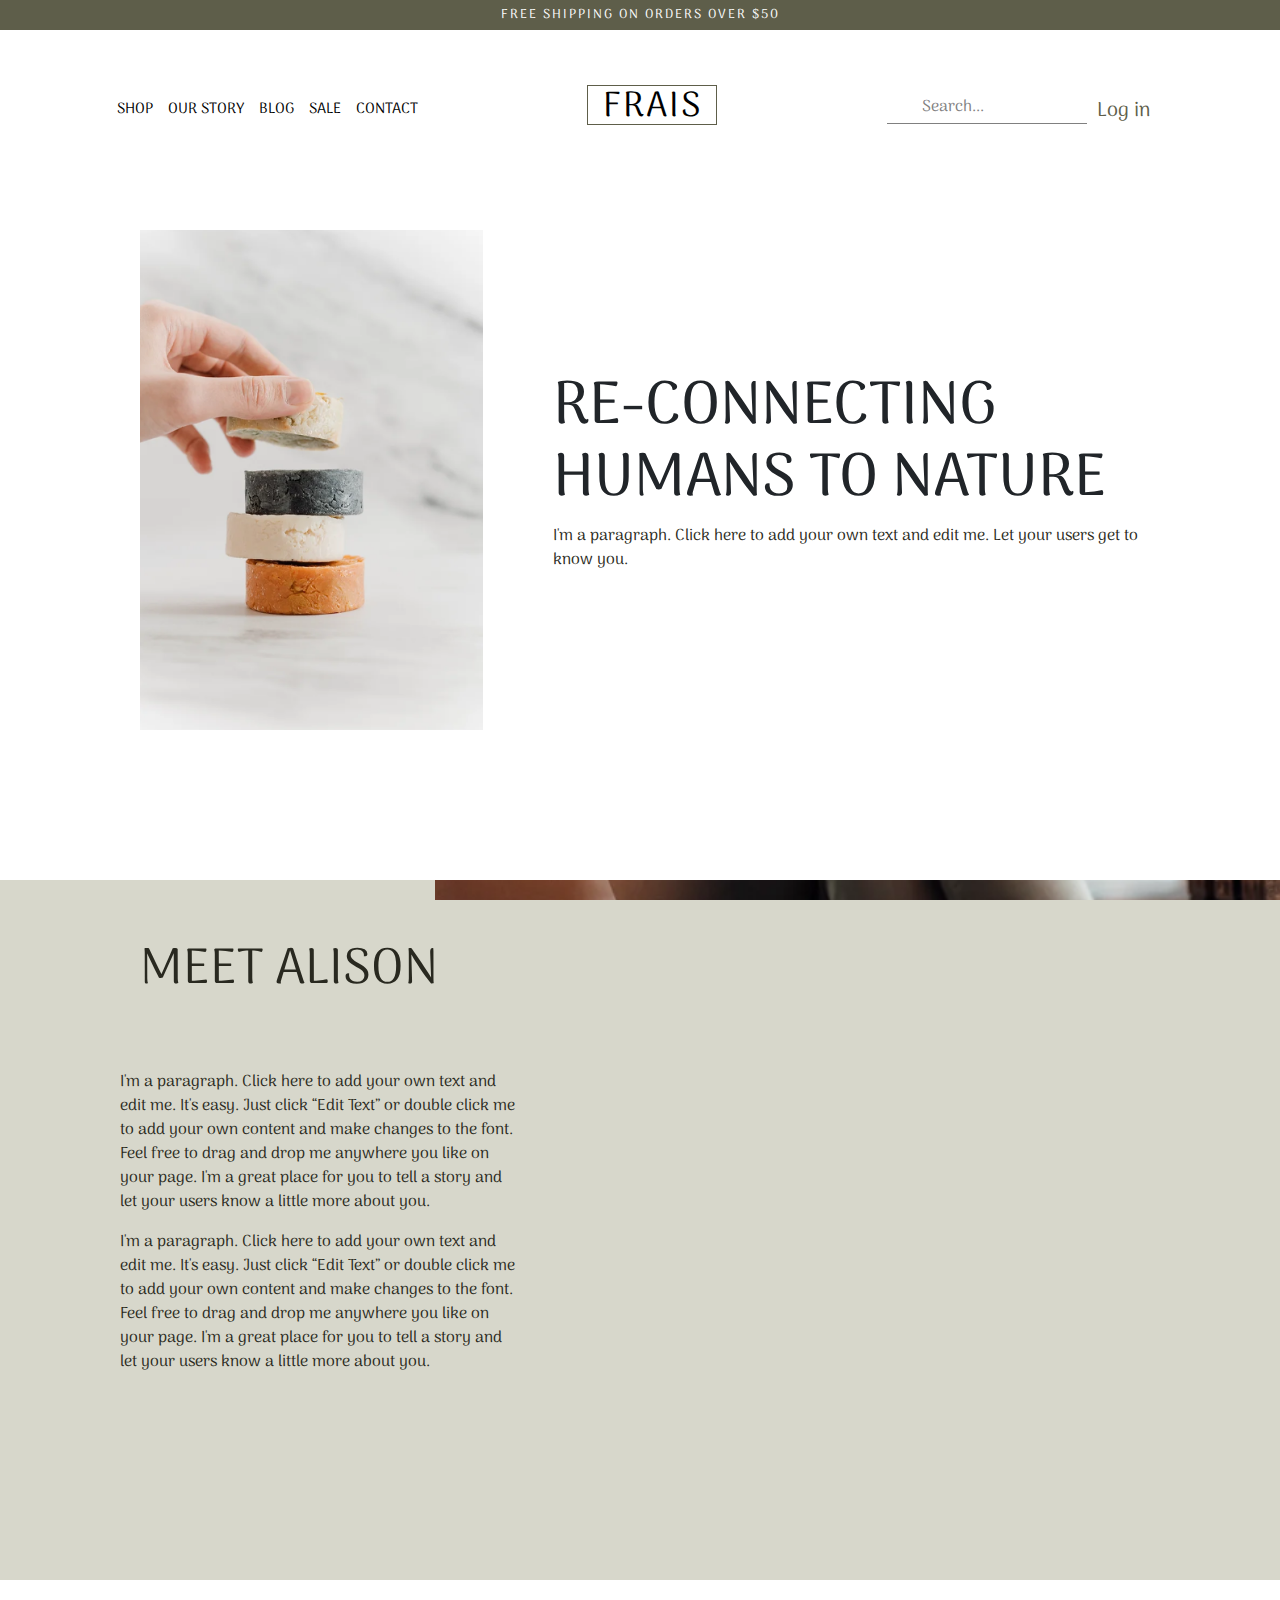
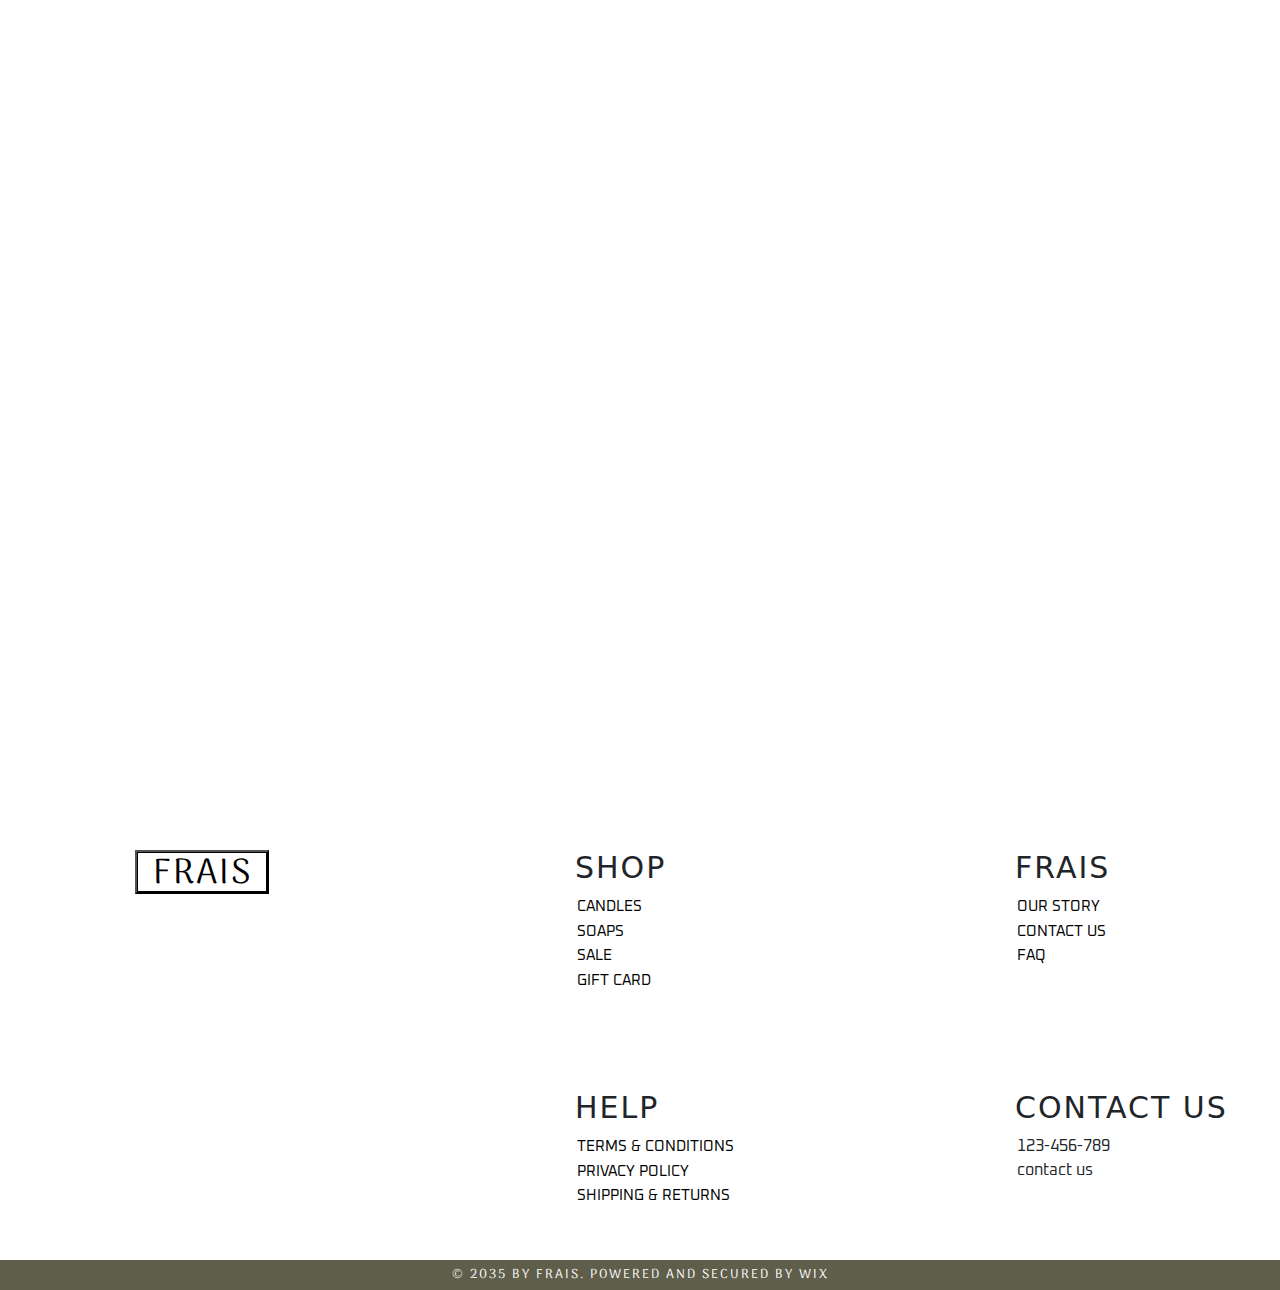
<file: ourstory.html>
<!DOCTYPE html>
<html lang="en">
  <head>
    <meta charset="UTF-8" />
    <meta name="viewport" content="width=device-width, initial-scale=1.0" />
    <title>Document</title>
    <link
      href="https://cdn.jsdelivr.net/npm/bootstrap@5.3.3/dist/css/bootstrap.min.css"
      rel="stylesheet"
      integrity="sha384-QWTKZyjpPEjISv5WaRU9OFeRpok6YctnYmDr5pNlyT2bRjXh0JMhjY6hW+ALEwIH"
      crossorigin="anonymous"
    />
    <link rel="stylesheet" href="./style.css" />
    <link
      rel="stylesheet"
      href="https://cdnjs.cloudflare.com/ajax/libs/font-awesome/6.6.0/css/all.min.css"
      integrity="sha512-Kc323vGBEqzTmouAECnVceyQqyqdsSiqLQISBL29aUW4U/M7pSPA/gEUZQqv1cwx4OnYxTxve5UMg5GT6L4JJg=="
      crossorigin="anonymous"
      referrerpolicy="no-referrer"
    />
    <link
      href="https://fonts.googleapis.com/css2?family=Arima:wght@100..700&display=swap"
      rel="stylesheet"
    />
    <link
      href="https://fonts.googleapis.com/css2?family=Arima:wght@100..700&display=swap"
      rel="stylesheet"
    />
  </head>
  <body>
    <span id="brand" class="shipping">free shipping on orders over $50</span>
    <header>
      <nav>
        <ul>
          <li><a href="./shop.html">shop</a></li>
          <li><a href="./ourstory.html">our story</a></li>
          <li><a href="./blog.html">blog</a></li>
          <li><a href="./sale.html">sale</a></li>
          <li><a href="./contact.html">contact</a></li>
        </ul>
        <i class="fa-solid fa-bars"></i>
      </nav>
      <a href="./index.html" class="brand">frais</a>
      <div class="rightSideHeader">
        <div class="searchBar">
          <i class="fa-solid fa-magnifying-glass"></i>
          <input placeholder="Search..." type="text" />
        </div>
        <div class="icons">
          <a class="login hideafter" href=""
            ><i class="fa-solid fa-circle-user"></i> Log in</a
          >
          <a class="login" href="">
            <i class="fa-regular fa-circle-user"></i
          ></a>
          <a class="gift" href="./giftcard.html"><i class="fa-solid fa-gift"></i></a>
          <a class="cart" href=""><i class="fa-solid fa-bag-shopping"></i></a>
        </div>
      </div>
    </header>

    <div class="storycover">
      <img src="./mediaFile/storyimg1.png" alt="" />
      <div class="storycoverdescr">
        <h1>RE-CONNECTING HUMANS TO NATURE</h1>
        <p>
          I'm a paragraph. Click here to add your own text and edit me. Let your
          users get to know you.
        </p>
      </div>
    </div>

    <div class="alisonstory">
      <div class="leftstory">
        <h1 id="about">MEET ALISON</h1>
        <div class="storyText">
          <p>
            I'm a paragraph. Click here to add your own text and edit me. It's
            easy. Just click “Edit Text” or double click me to add your own
            content and make changes to the font. Feel free to drag and drop me
            anywhere you like on your page. I'm a great place for you to tell a
            story and let your users know a little more about you.
          </p>
          <p>
            I'm a paragraph. Click here to add your own text and edit me. It's
            easy. Just click “Edit Text” or double click me to add your own
            content and make changes to the font. Feel free to drag and drop me
            anywhere you like on your page. I'm a great place for you to tell a
            story and let your users know a little more about you.
          </p>
        </div>
       
      </div>

      <div class="rightstory"></div>
    </div>

    <div class="videostory">
      <video autoplay loop muted>
        <source
          src="https://video.wixstatic.com/video/11062b_9de4522ae5714bb1975e5b7baf78f910/720p/mp4/file.mp4"
          type="video/mp4"
        />
      </video>
    </div>

<div class="stoyline"> </div>

<footer>
  <div class="ftrcont">
    <div class="ftr">
      <button><a href="#brand" class="brand">frais</a></button>
    </div>
    <div class="ftr shop">
      <h1>shop</h1>
      <ul>
        <li><a href="">candles</a></li>
        <li><a href="">soaps</a></li>
        <li><a href="./sale.html">sale</a></li>
        <li><a href="./giftcard.html">gift card</a></li>
      </ul>
    </div>
    <div class="ftr frais">
      <h1>frais</h1>
      <ul>
        <li><a href="./ourstory.html">our story</a></li>
        <li><a href="./contact.html">contact us</a></li>
        <li><a href="">faq</a></li>
      </ul>
    </div>
  </div>

  <div class="ftrcont">
    <div class="ftr disabled"></div>
    <div class="ftr help">
      <h1>help</h1>
      <ul>
        <li><a href="">terms & conditions</a></li>
        <li><a href="">privacy policy</a></li>
        <li><a href="">shipping & returns</a></li>
      </ul>
    </div>
    <div class="ftr contactUs">
      <h1>contact us</h1>
      <ul>
        <li>123-456-789</li>
        <li>contact us</li>
      </ul>
      <div class="rightSide-icons">
        <i class="fa-brands fa-facebook-f"></i>
        <i class="fa-brands fa-instagram"></i>
        <i class="fa-brands fa-twitter"></i>
        <i class="fa-brands fa-pinterest"></i>
      </div>
    </div>
  </div>
  <span class="shipping">© 2035 by Frais. Powered and secured by Wix</span>
</footer>
  </body>
</html>
</file>
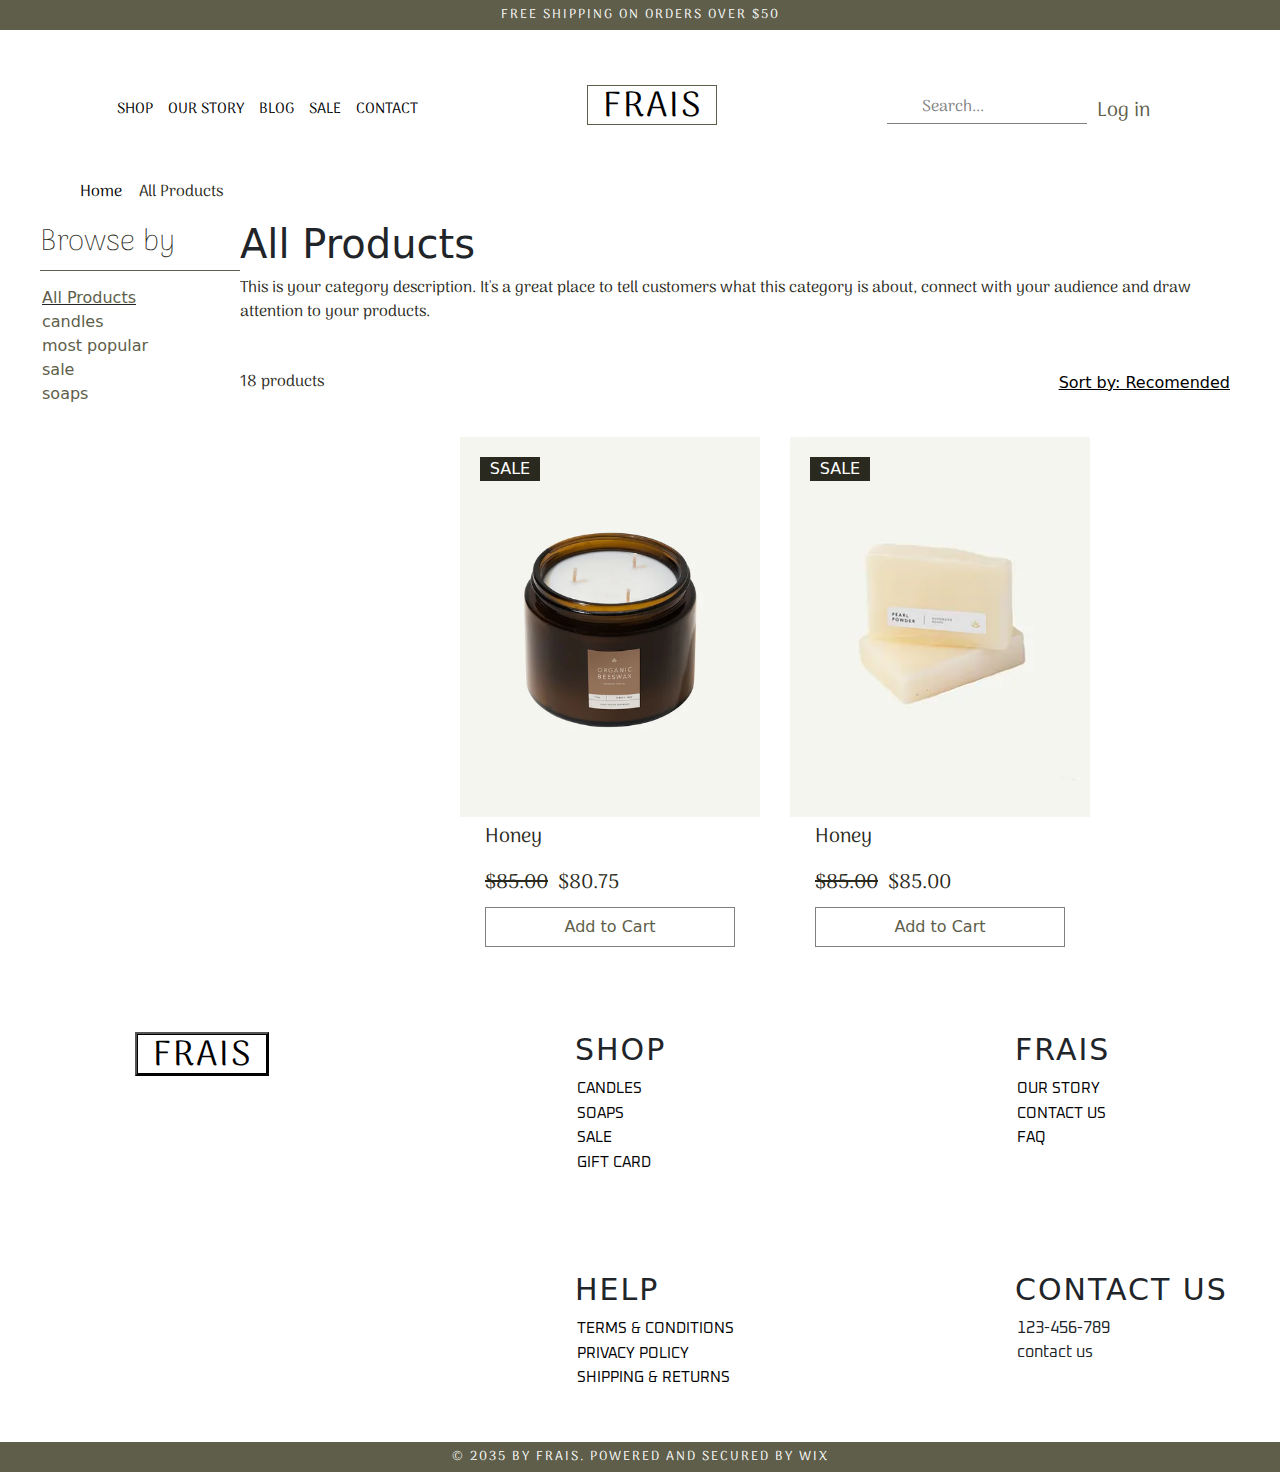
<file: sale.html>
<!DOCTYPE html>
<html lang="en">
  <head>
    <meta charset="UTF-8" />
    <meta name="viewport" content="width=device-width, initial-scale=1.0" />
    <title>Document</title>
    <link rel="stylesheet" href="./style.css" />
    <link
      href="https://cdn.jsdelivr.net/npm/bootstrap@5.3.3/dist/css/bootstrap.min.css"
      rel="stylesheet"
      integrity="sha384-QWTKZyjpPEjISv5WaRU9OFeRpok6YctnYmDr5pNlyT2bRjXh0JMhjY6hW+ALEwIH"
      crossorigin="anonymous"
    />
    <link rel="stylesheet" href="./style.css" />
    <link
      rel="stylesheet"
      href="https://cdnjs.cloudflare.com/ajax/libs/font-awesome/6.6.0/css/all.min.css"
      integrity="sha512-Kc323vGBEqzTmouAECnVceyQqyqdsSiqLQISBL29aUW4U/M7pSPA/gEUZQqv1cwx4OnYxTxve5UMg5GT6L4JJg=="
      crossorigin="anonymous"
      referrerpolicy="no-referrer"
    />
    <link
      href="https://fonts.googleapis.com/css2?family=Arima:wght@100..700&display=swap"
      rel="stylesheet"
    />
    <link
      href="https://fonts.googleapis.com/css2?family=Arima:wght@100..700&display=swap"
      rel="stylesheet"
    />
  </head>
  <body>
    <span id="brand" class="shipping">free shipping on orders over $50</span>
    <header>
      <nav>
        <ul>
          <li><a href="./shop.html">shop</a></li>
          <li><a href="./ourstory.html">our story</a></li>
          <li><a href="./blog.html">blog</a></li>
          <li><a href="./sale.html">sale</a></li>
          <li><a href="./contact.html">contact</a></li>
        </ul>
        <i class="fa-solid fa-bars"></i>
      </nav>
      <a href="./index.html" class="brand">frais</a>
      <div class="rightSideHeader">
        <div class="searchBar">
          <i class="fa-solid fa-magnifying-glass"></i>
          <input placeholder="Search..." type="text" />
        </div>
        <div class="icons">
          <a class="login hideafter" href=""
            ><i class="fa-solid fa-circle-user"></i> Log in</a
          >
          <a class="login" href="">
            <i class="fa-regular fa-circle-user"></i
          ></a>
          <a class="gift" href="./giftcard.html"
            ><i class="fa-solid fa-gift"></i
          ></a>
          <a class="cart" href=""><i class="fa-solid fa-bag-shopping"></i></a>
        </div>
      </div>
    </header>
    <div class="shopNav">
      <p>
        <a href="./index.html">Home</a>
        <i class="fa-solid fa-chevron-right"></i>
      </p>

      <p>All Products</p>
    </div>

    <div class="prodFlex">
      <div class="categories">
        <p>Browse by</p>
        <!-- ამას გავუკეთო ბიფორი -->
        <ul>
          <li><a href="./shop.html">All Products</a></li>
          <li><a href="">candles</a></li>
          <li><a href="">most popular</a></li>
          <li><a href="./sale.html">sale</a></li>
          <li><a href="">soaps</a></li>
        </ul>
      </div>
      <div class="allProducts">
        <div class="description">
          <h1>All Products</h1>
          <p>
            This is your category description. It's a great place to tell
            customers what this category is about, connect with your audience
            and draw attention to your products.
          </p>
        </div>
        <div class="filter">
          <p>18 products</p>
          <a href=""
            >Sort by: Recomended <i class="fa-solid fa-chevron-down"></i
          ></a>
        </div>
      </div>
    </div>

    <div class="prodCardCont">
      <div class="cardsCont">
        
        <div class="card">
          <a href="">SALE</a>
          <img src="./mediaFile/prod11.png" alt="" />
          <div class="prodDescr">
            <p class="title">Honey</p>
            <div class="salecont">
              <p class="discount">$85.00</p>
              <p class="price">$80.75</p>
            </div>
          </div>
          <button>Add to Cart</button>
        </div>
        
       
        <div class="card">
          <a href="">SALE</a>
          <img src="./mediaFile/prod13.png" alt="" />
          <div class="prodDescr">
            <p class="title">Honey</p>
            <div class="salecont">
              <p class="discount">$85.00</p>
              <p class="price">$85.00</p>
            </div>
          </div>
          <button>Add to Cart</button>
        </div>
       
        
       
       
      
       
      </div>
    </div>

    <footer>
      <div class="ftrcont">
        <div class="ftr">
          <button><a href="#brand" class="brand">frais</a></button>
        </div>
        <div class="ftr shop">
          <h1>shop</h1>
          <ul>
            <li><a href="">candles</a></li>
            <li><a href="">soaps</a></li>
            <li><a href="./sale.html">sale</a></li>
            <li><a href="./giftcard.html">gift card</a></li>
          </ul>
        </div>
        <div class="ftr frais">
          <h1>frais</h1>
          <ul>
            <li><a href="./ourstory.html">our story</a></li>
            <li><a href="./contact.html">contact us</a></li>
            <li><a href="">faq</a></li>
          </ul>
        </div>
      </div>

      <div class="ftrcont">
        <div class="ftr disabled"></div>
        <div class="ftr help">
          <h1>help</h1>
          <ul>
            <li><a href="">terms & conditions</a></li>
            <li><a href="">privacy policy</a></li>
            <li><a href="">shipping & returns</a></li>
          </ul>
        </div>
        <div class="ftr contactUs">
          <h1>contact us</h1>
          <ul>
            <li>123-456-789</li>
            <li>contact us</li>
          </ul>
          <div class="rightSide-icons">
            <i class="fa-brands fa-facebook-f"></i>
            <i class="fa-brands fa-instagram"></i>
            <i class="fa-brands fa-twitter"></i>
            <i class="fa-brands fa-pinterest"></i>
          </div>
        </div>
      </div>
      <span class="shipping">© 2035 by Frais. Powered and secured by Wix</span>
    </footer>
  </body>
</html>
</file>
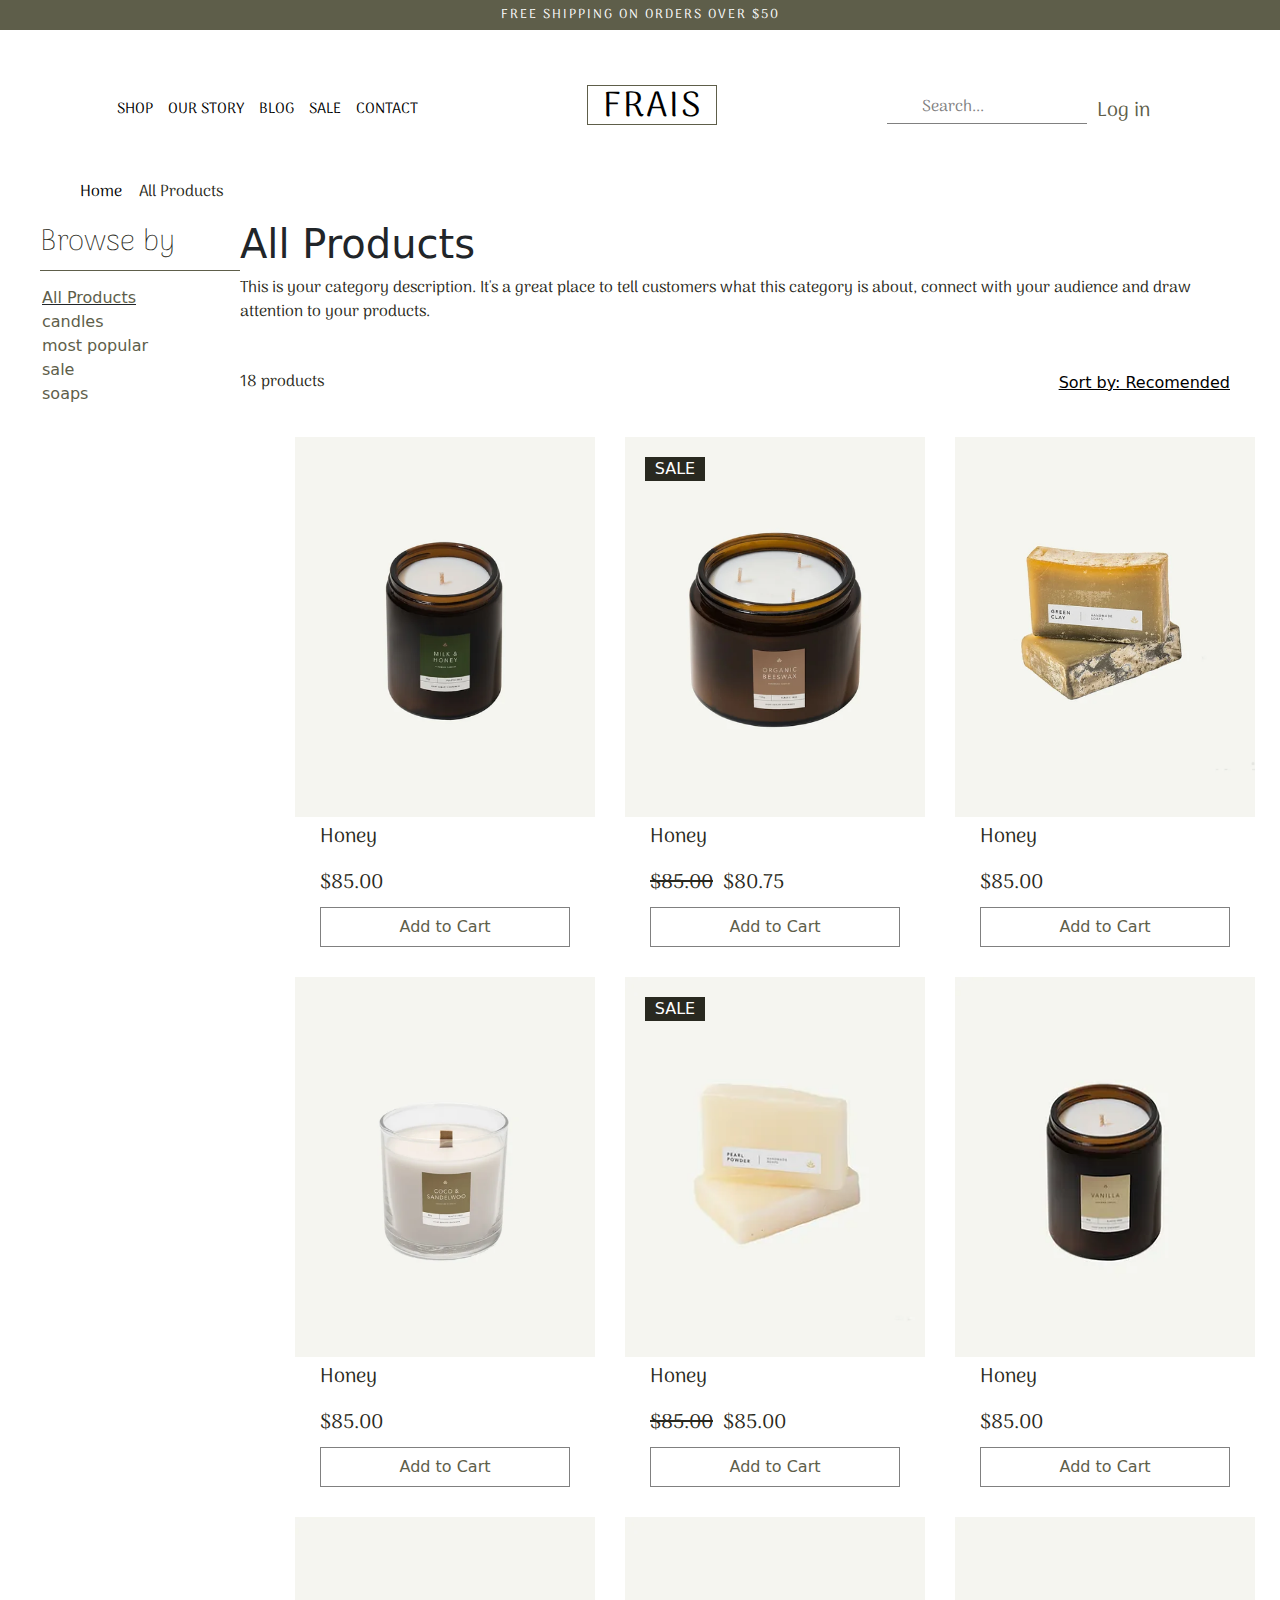
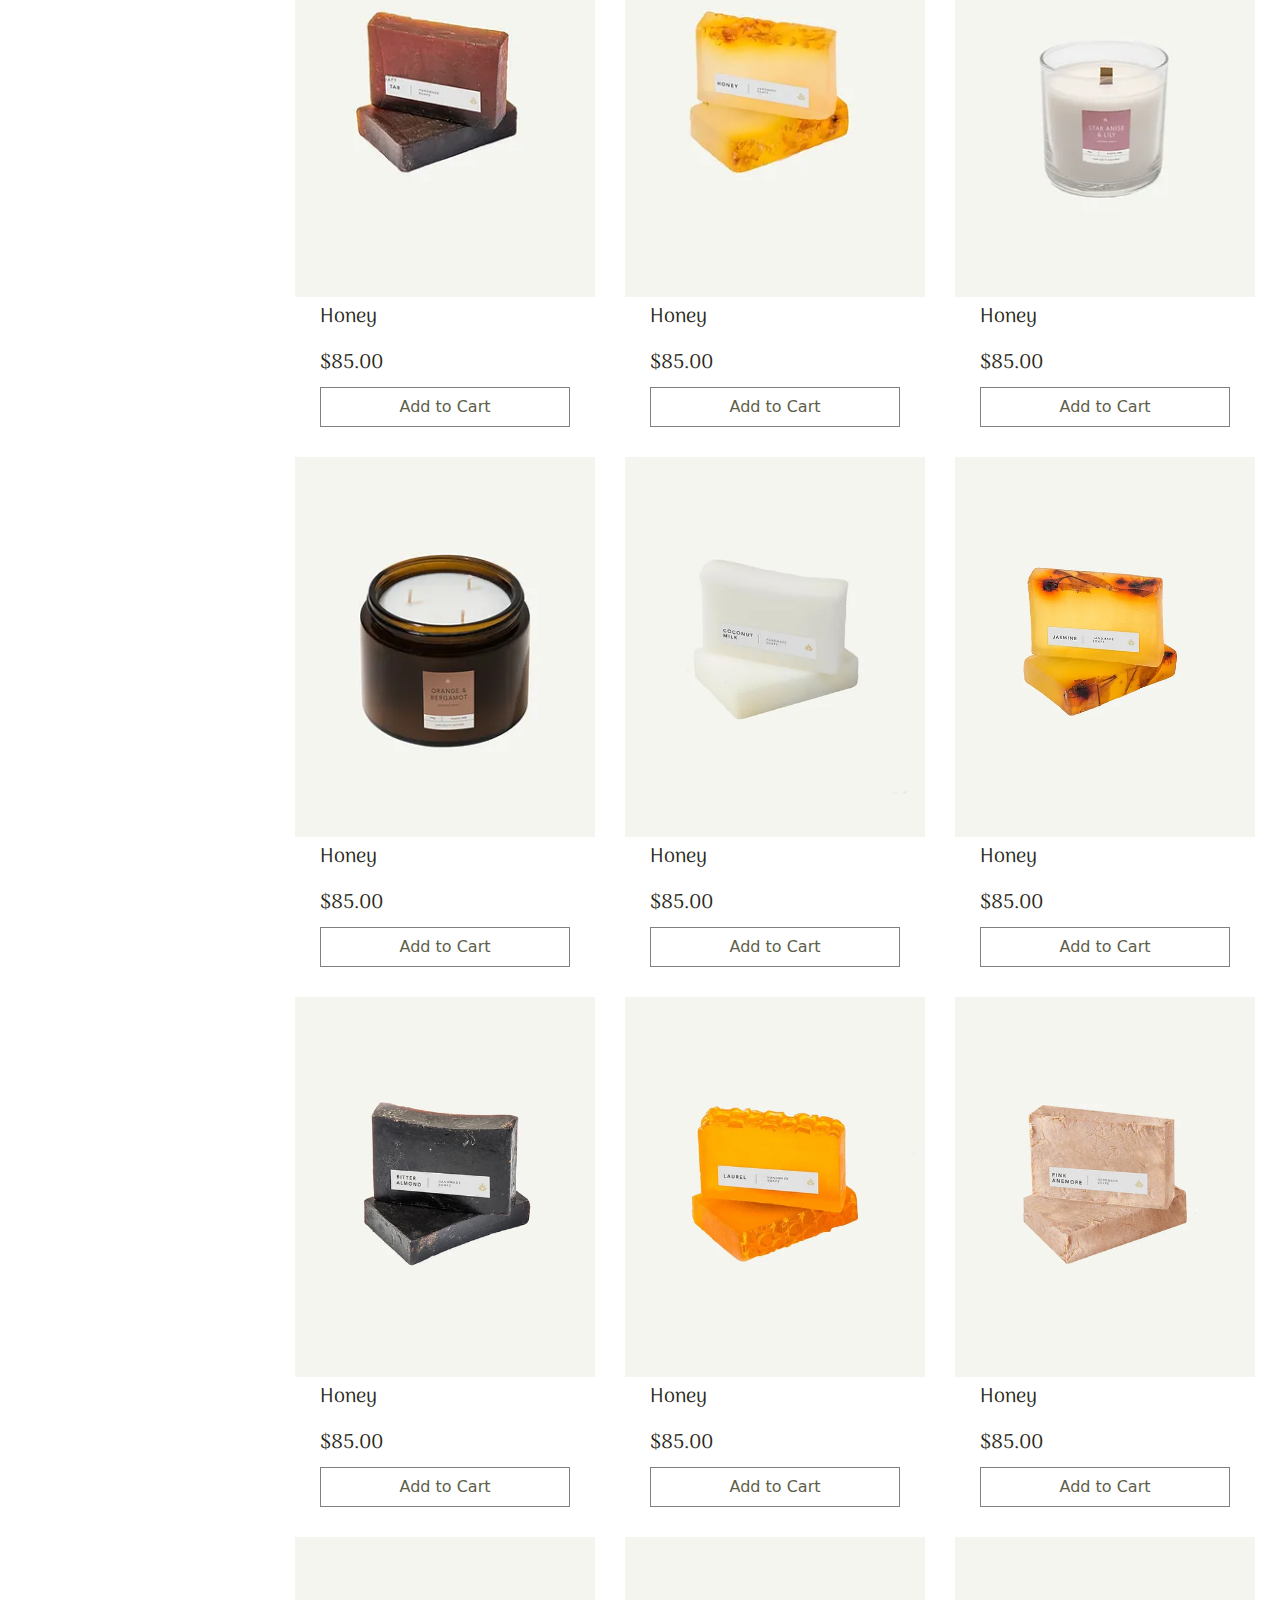
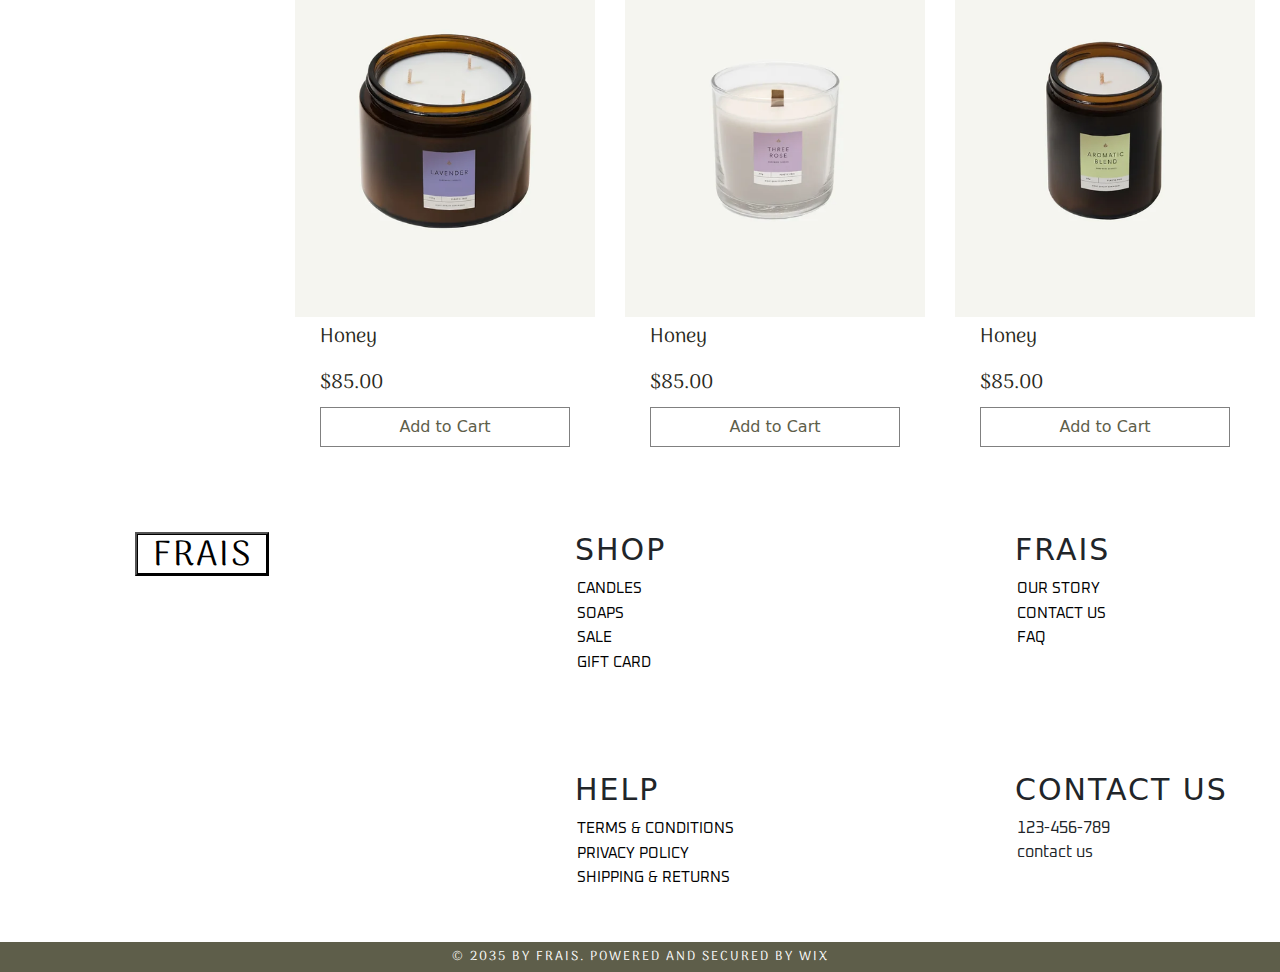
<file: shop.html>
<!DOCTYPE html>
<html lang="en">
  <head>
    <meta charset="UTF-8" />
    <meta name="viewport" content="width=device-width, initial-scale=1.0" />
    <title>Document</title>
    <link rel="stylesheet" href="./style.css" />
    <link
      href="https://cdn.jsdelivr.net/npm/bootstrap@5.3.3/dist/css/bootstrap.min.css"
      rel="stylesheet"
      integrity="sha384-QWTKZyjpPEjISv5WaRU9OFeRpok6YctnYmDr5pNlyT2bRjXh0JMhjY6hW+ALEwIH"
      crossorigin="anonymous"
    />
    <link rel="stylesheet" href="./style.css" />
    <link
      rel="stylesheet"
      href="https://cdnjs.cloudflare.com/ajax/libs/font-awesome/6.6.0/css/all.min.css"
      integrity="sha512-Kc323vGBEqzTmouAECnVceyQqyqdsSiqLQISBL29aUW4U/M7pSPA/gEUZQqv1cwx4OnYxTxve5UMg5GT6L4JJg=="
      crossorigin="anonymous"
      referrerpolicy="no-referrer"
    />
    <link
      href="https://fonts.googleapis.com/css2?family=Arima:wght@100..700&display=swap"
      rel="stylesheet"
    />
    <link
      href="https://fonts.googleapis.com/css2?family=Arima:wght@100..700&display=swap"
      rel="stylesheet"
    />
  </head>
  <body>
    <span id="brand" class="shipping">free shipping on orders over $50</span>
    <header>
      <nav>
        <ul>
          <li><a href="./shop.html">shop</a></li>
          <li><a href="./ourstory.html">our story</a></li>
          <li><a href="./blog.html">blog</a></li>
          <li><a href="./sale.html">sale</a></li>
          <li><a href="./contact.html">contact</a></li>
        </ul>
        <i class="fa-solid fa-bars"></i>
      </nav>
      <a href="./index.html" class="brand">frais</a>
      <div class="rightSideHeader">
        <div class="searchBar">
          <i class="fa-solid fa-magnifying-glass"></i>
          <input placeholder="Search..." type="text" />
        </div>
        <div class="icons">
          <a class="login hideafter" href=""
            ><i class="fa-solid fa-circle-user"></i> Log in</a
          >
          <a class="login" href="">
            <i class="fa-regular fa-circle-user"></i
          ></a>
          <a class="gift" href="./giftcard.html"
            ><i class="fa-solid fa-gift"></i
          ></a>
          <a class="cart" href=""><i class="fa-solid fa-bag-shopping"></i></a>
        </div>
      </div>
    </header>
    <div class="shopNav">
      <p>
        <a href="./index.html">Home</a>
        <i class="fa-solid fa-chevron-right"></i>
      </p>

      <p>All Products</p>
    </div>

    <div class="prodFlex">
      <div class="categories">
        <p>Browse by</p>
        <!-- ამას გავუკეთო ბიფორი -->
        <ul>
          <li><a href="./shop.html">All Products</a></li>
          <li><a href="">candles</a></li>
          <li><a href="">most popular</a></li>
          <li><a href="./sale.html">sale</a></li>
          <li><a href="">soaps</a></li>
        </ul>
      </div>
      <div class="allProducts">
        <div class="description">
          <h1>All Products</h1>
          <p>
            This is your category description. It's a great place to tell
            customers what this category is about, connect with your audience
            and draw attention to your products.
          </p>
        </div>
        <div class="filter">
          <p>18 products</p>
          <a href=""
            >Sort by: Recomended <i class="fa-solid fa-chevron-down"></i
          ></a>
        </div>
      </div>
    </div>

    <div class="prodCardCont">
      <div class="cardsCont">
        <div class="card">
          <img src="./mediaFile/prod10.png" alt="" />
          <div class="prodDescr">
            <p class="title">Honey</p>
            <div class="salecont">
              <p class="price">$85.00</p>
            </div>
          </div>
          <button>Add to Cart</button>
        </div>
        <div class="card">
          <a href="./sale.html">SALE</a>
          <img src="./mediaFile/prod11.png" alt="" />
          <div class="prodDescr">
            <p class="title">Honey</p>
            <div class="salecont">
              <p class="discount">$85.00</p>
              <p class="price">$80.75</p>
            </div>
          </div>
          <button>Add to Cart</button>
        </div>
        <div class="card">
          <img src="./mediaFile/prod1.png" alt="" />
          <div class="prodDescr">
            <p class="title">Honey</p>
            <div class="salecont">
              <p class="price">$85.00</p>
            </div>
          </div>
          <button>Add to Cart</button>
        </div>
        <div class="card">
          <img src="./mediaFile/prod12.png" alt="" />
          <div class="prodDescr">
            <p class="title">Honey</p>
            <div class="salecont">
              <p class="price">$85.00</p>
            </div>
          </div>
          <button>Add to Cart</button>
        </div>
        <div class="card">
          <a href="./sale.html">SALE</a>
          <img src="./mediaFile/prod13.png" alt="" />
          <div class="prodDescr">
            <p class="title">Honey</p>
            <div class="salecont">
              <p class="discount">$85.00</p>
              <p class="price">$85.00</p>
            </div>
          </div>
          <button>Add to Cart</button>
        </div>
        <div class="card">
          <img src="./mediaFile/prod14.png" alt="" />
          <div class="prodDescr">
            <p class="title">Honey</p>
            <div class="salecont">
              <p class="price">$85.00</p>
            </div>
          </div>
          <button>Add to Cart</button>
        </div>
        <div class="card">
          <img src="./mediaFile/prod15.png" alt="" />
          <div class="prodDescr">
            <p class="title">Honey</p>
            <div class="salecont">
              <p class="price">$85.00</p>
            </div>
          </div>
          <button>Add to Cart</button>
        </div>
        <div class="card">
          <img src="./mediaFile/prod16.png" alt="" />
          <div class="prodDescr">
            <p class="title">Honey</p>
            <div class="salecont">
              <p class="price">$85.00</p>
            </div>
          </div>
          <button>Add to Cart</button>
        </div>
        <div class="card">
          <img src="./mediaFile/prod17.png" alt="" />
          <div class="prodDescr">
            <p class="title">Honey</p>
            <div class="salecont">
              <p class="price">$85.00</p>
            </div>
          </div>
          <button>Add to Cart</button>
        </div>
        <div class="card">
          <img src="./mediaFile/prod18.png" alt="" />
          <div class="prodDescr">
            <p class="title">Honey</p>
            <div class="salecont">
              <p class="price">$85.00</p>
            </div>
          </div>
          <button>Add to Cart</button>
        </div>
        <div class="card">
          <img src="./mediaFile/prod2.png" alt="" />
          <div class="prodDescr">
            <p class="title">Honey</p>
            <div class="salecont">
              <p class="price">$85.00</p>
            </div>
          </div>
          <button>Add to Cart</button>
        </div>
        <div class="card">
          <img src="./mediaFile/prod3.png" alt="" />
          <div class="prodDescr">
            <p class="title">Honey</p>
            <div class="salecont">
              <p class="price">$85.00</p>
            </div>
          </div>
          <button>Add to Cart</button>
        </div>
        <div class="card">
          <img src="./mediaFile/prod4.png" alt="" />
          <div class="prodDescr">
            <p class="title">Honey</p>
            <div class="salecont">
              <p class="price">$85.00</p>
            </div>
          </div>
          <button>Add to Cart</button>
        </div>
        <div class="card">
          <img src="./mediaFile/prod5.png" alt="" />
          <div class="prodDescr">
            <p class="title">Honey</p>
            <div class="salecont">
              <p class="price">$85.00</p>
            </div>
          </div>
          <button>Add to Cart</button>
        </div>
        <div class="card">
          <img src="./mediaFile/prod6.png" alt="" />
          <div class="prodDescr">
            <p class="title">Honey</p>
            <div class="salecont">
              <p class="price">$85.00</p>
            </div>
          </div>
          <button>Add to Cart</button>
        </div>
        <div class="card">
          <img src="./mediaFile/prod7.png" alt="" />
          <div class="prodDescr">
            <p class="title">Honey</p>
            <div class="salecont">
              <p class="price">$85.00</p>
            </div>
          </div>
          <button>Add to Cart</button>
        </div>
        <div class="card">
          <img src="./mediaFile/prod8.png" alt="" />
          <div class="prodDescr">
            <p class="title">Honey</p>
            <div class="salecont">
              <p class="price">$85.00</p>
            </div>
          </div>
          <button>Add to Cart</button>
        </div>
        <div class="card">
          <img src="./mediaFile/prod9.png" alt="" />
          <div class="prodDescr">
            <p class="title">Honey</p>
            <div class="salecont">
              <p class="price">$85.00</p>
            </div>
          </div>
          <button>Add to Cart</button>
        </div>
      </div>
    </div>

    <footer>
      <div class="ftrcont">
        <div class="ftr">
          <button><a href="#brand" class="brand">frais</a></button>
        </div>
        <div class="ftr shop">
          <h1>shop</h1>
          <ul>
            <li><a href="">candles</a></li>
            <li><a href="">soaps</a></li>
            <li><a href="./sale.html">sale</a></li>
            <li><a href="./giftcard.html">gift card</a></li>
          </ul>
        </div>
        <div class="ftr frais">
          <h1>frais</h1>
          <ul>
            <li><a href="./ourstory.html">our story</a></li>
            <li><a href="./contact.html">contact us</a></li>
            <li><a href="">faq</a></li>
          </ul>
        </div>
      </div>

      <div class="ftrcont">
        <div class="ftr disabled"></div>
        <div class="ftr help">
          <h1>help</h1>
          <ul>
            <li><a href="">terms & conditions</a></li>
            <li><a href="">privacy policy</a></li>
            <li><a href="">shipping & returns</a></li>
          </ul>
        </div>
        <div class="ftr contactUs">
          <h1>contact us</h1>
          <ul>
            <li>123-456-789</li>
            <li>contact us</li>
          </ul>
          <div class="rightSide-icons">
            <i class="fa-brands fa-facebook-f"></i>
            <i class="fa-brands fa-instagram"></i>
            <i class="fa-brands fa-twitter"></i>
            <i class="fa-brands fa-pinterest"></i>
          </div>
        </div>
      </div>
      <span class="shipping">© 2035 by Frais. Powered and secured by Wix</span>
    </footer>
  </body>
</html>
</file>
<file: style.css>
@import url("https://fonts.googleapis.com/css2?family=Arima:wght@100..700&family=Oxanium:wght@200..800&display=swap");

* {
  margin: 0;
  padding: 0;
  box-sizing: border-box;
}
body {
  max-width: 1440px;
  margin: 0 auto;
  background-color: white;
  height: 100%;
  position: relative;
}
.shipping {
  display: flex;
  justify-content: center;
  align-items: center;
  height: 30px;
  background-color: #5e5e4a;
  color: white;
  text-transform: uppercase;
  letter-spacing: 2px;
  font-size: 13px;
  font-family: "Arima", system-ui;
}
header {
  display: flex;
  justify-content: space-around;
  flex-direction: row;
  align-items: center;
  height: 150px;
  width: 100%;
}
nav {
  display: flex;
  justify-content: center;
}

nav ul {
  display: flex;
  gap: 15px;
  list-style: none;
  padding-top: 22px;
}

nav ul li a {
  color: black;
  text-decoration: none;
  font-size: 15px;
  text-transform: uppercase;
  font-family: "Arima", system-ui;
}

nav i {
  background-color: #5e5e4a;
  padding: 9px;
  color: white;
  border-radius: 8px;
  height: 40px;
  width: 40px;
  font-size: 25px;
  display: none !important;
  cursor: pointer;
  /* ar unda chandes da gavuwereT disple non importants vuwerT chveni stili rom iyod upiratesi*/
}

header .brand {
  border: 1px solid #5e5e4a;
  width: 130px;
  height: 40px;
  display: flex;
  justify-content: center;
  align-items: center;
  text-transform: uppercase;
  color: black;
  background-color: transparent;
  letter-spacing: 2px;
  font-family: "Arima", system-ui;
  /* font-weight: bold; */
  font-size: 35px;
  cursor: pointer;
  padding-top: 5px;
  text-decoration: none;
}

header .searchBar {
  position: relative;
  width: 200px;
}

header .searchBar input {
  width: 100%;
  height: 40px;
  outline: none;
  border: none;
  border-bottom: 1px solid #808080;
  padding-left: 35px;
  padding-top: 5px;
  color: #808080;
}
header .searchBar input::placeholder {
  color: #808080;
  font-size: 16px;
  font-family: "Arima", system-ui;
}
header .searchBar input:hover {
  border: 2px solid black;
}

header .searchBar i {
  position: absolute;
  top: 10px;
  left: 10px;
  color: #808080;
}
header .rightSideHeader {
  display: flex;
  gap: 10px;
}

header .rightSideHeader .icons {
  display: flex;
  align-items: center;
  gap: 15px;
  margin-top: 10px;
}

.login {
  color: #5e5e4a;
  text-decoration: none;
  font-family: "Arima", system-ui;
  font-size: 20px;
}

.login i {
  font-size: 22px;
}
.login .fa-regular {
  display: none;
  font-size: 30px;
}
.gift,
.cart {
  color: #5e5e4a;
  text-decoration: none;
  font-family: "Arima", system-ui;
  font-size: 25px;
}

.cover {
  background-image: url("https://static.wixstatic.com/media/84770f_b98c8b47c5b047efb18ac4d17f50462a~mv2.jpg/v1/crop/x_675,y_0,w_6150,h_4237/fill/w_762,h_525,al_c,q_85,usm_0.66_1.00_0.01,enc_auto/pexels-vlada-karpovich-6755753-122.jpg");
  background-size: cover;
  width: 900px;
  height: 600px;
  position: relative;
}
.cover .textBox {
  position: absolute;
  top: 50%;
  transform: translate(50%, -50%);
  right: -20px;
  overflow: hidden;
  display: flex;
  flex-direction: column;
  flex-wrap: wrap;
  gap: 10px;
  font-family: "Arima", serif;
  width: 700px;
}
.cover .textBox h4 {
  text-transform: uppercase;
  font-size: 20px;
}
.cover .textBox h1 {
  text-transform: uppercase;
  font-size: 65px;

  font-weight: normal;
  line-height: 70px;
}
.cover .textBox button {
  border: none;
  background-color: #5e5e4a;
  color: white;
  width: 150px;
  height: 40px;
  cursor: pointer;
  font-size: 15px;
  font-family: "Arima", serif;
}
.cover .textBox button:hover {
  border: 1px solid #5e5e4a;
  background-color: unset;
  color: #5e5e4a;
}
.ourFav {
  width: 100%;
  height: 200px;
  display: flex;
  justify-content: center;
  align-items: center;
  font-size: 40px;
  text-transform: uppercase;
  letter-spacing: 5px;
  font-family: "Arima", system-ui;
  color: #292920;
}
.flex-container {
  width: 1000px;
  display: flex;
  flex-direction: row;
  flex-wrap: wrap;
  position: relative;
  left: 50%;
  transform: translate(-50%);
}
.container {
  width: 500px;
  height: 650px;
  /* background-color: red; */
  position: relative;
}
.left {
  padding-left: 100px;
  display: flex;
  flex-direction: column;
  position: relative;
}
.left h1 {
  color: #292920;
  font-family: "Arima", system-ui;
}
.left p {
  margin-top: 30px;
}
.left button {
  border: 1px solid #5e5e4a;
  background-color: transparent;
  color: #292920;
  width: 150px;
  height: 40px;
  cursor: pointer;
  font-size: 15px;
  font-family: "Arima", serif;
  position: absolute;
  top: 50%;
}
.left button:hover {
  color: white;
  background-color: #5e5e4a;
}
.right video {
  width: 100%;
  height: 580px;
  object-fit: cover;
}
.right1 {
  display: flex;
  flex-direction: column;
  position: relative;
}
.rightinside {
  width: 400px;
  height: 400px;

  position: absolute;
  top: 150px;
}
.right1 h1 {
  color: #292920;
  font-family: "Arima", system-ui;
}
.right1 p {
  margin-top: 30px;
}
.right1 button {
  border: 1px solid #5e5e4a;
  background-color: transparent;
  color: #292920;
  width: 150px;
  height: 40px;
  cursor: pointer;
  font-size: 15px;
  font-family: "Arima", serif;
  position: absolute;
  bottom: 50px;
}
.right1 button:hover {
  color: white;
  background-color: #5e5e4a;
}
.left1 .backgimg {
  background-image: url("./mediaFile/soap.img.jpg");
  background-size: cover;
  width: 400px;
  height: 550px;
  position: absolute;
  left: 20%;
}
.left1 .backgcolor {
  width: 400px;
  height: 550px;
  background-color: #5e5e4a;
  margin-top: 40px;
  margin-left: 50px;
}
.carouselBox {
  width: 100%;
  height: 900px;
  background-color: #d7d7cb;
}
.carouselBox h1 {
  width: 100%;
  height: 200px;
  display: flex;
  justify-content: center;
  align-items: center;
  font-size: 40px;
  text-transform: uppercase;
  letter-spacing: 5px;
  font-family: "Arima", system-ui;
}
.cardsContainer {
  display: flex;
  justify-content: center;
  align-items: center;
  gap: 10px;
  flex-direction: row;
  flex-wrap: wrap;
  flex-flow: row wrap;
}
.card {
  width: 300px;
  height: auto;
  background-color: transparent;
  border: none;
  margin: 15px;

  height: 510px;
  position: relative;
}
.card p {
  font-size: 20px;
}
.card .prodDescr {
  width: 250px;
  height: 100px;
  position: absolute;
  bottom: 25px;
  left: 50%;
  transform: translate(-50%);
  display: flex;
  flex-direction: column;
}
.card .prodDescr .salecont {
  display: flex;
  flex-direction: row;
  gap: 10px;
}
.salecont .discount {
  text-decoration: line-through;
}
.card button {
  width: 250px;
  height: 40px;
  position: absolute;
  bottom: 0;
  left: 50%;
  transform: translate(-50%);
  border: 1px solid grey;
  color: #5e5e4a;
  background-color: transparent;
}
.card button:hover {
  color: white;
  background-color: #5e5e4a;
}
.card img {
  width: 100%;
  height: 380px;
  object-fit: cover;
  object-position: 50% 50%;
  cursor: pointer;
}

.natural {
  width: 100%;
  height: 500px;
  display: flex;
  flex-direction: column;
  justify-content: center;
  align-items: center;
  gap: 20px;
  font-family: "Arima", system-ui;
}
.natural p {
  width: 500px;
  text-align: center;
}
.natural button {
  border: 1px solid #5e5e4a;
  background-color: transparent;
  color: #292920;
  width: 150px;
  height: 40px;
  cursor: pointer;
  font-size: 15px;
  font-family: "Arima", serif;
}
.natural button:hover {
  color: white;
  background-color: #5e5e4a;
}
.ourStory {
  width: 100%;
  height: 1100px;
  display: flex;
  flex-direction: column;

  align-items: center;
  position: relative;
}
.ourStory .firstimg {
  width: 900px;
  height: 500px;
  object-fit: cover;
  object-position: 50% 50%;
}
.ourStory .scndimg {
  width: 500px;
  height: 600px;
  position: absolute;
  top: 30%;
  object-fit: cover;
  object-position: 50% 50%;
}
.blogBox {
  width: 100%;
  height: 900px;
  background-color: #f3f3ef;
  position: relative;
}
.blogBox h1 {
  width: 100%;
  height: 200px;
  display: flex;
  justify-content: center;
  align-items: center;
  font-size: 40px;
  text-transform: uppercase;
  letter-spacing: 5px;
  font-family: "Arima", system-ui;
}
.blog {
  width: 290px;
  height: 550px;
  background-color: transparent;
  border: none;
}
.blogContainer {
  display: flex;
  justify-content: center;
  align-items: center;
  gap: 70px;
}
.blog img {
  width: 100%;
  height: 360px;
}
.blogInfo {
  padding: 10px;
}
.blogInfo h2,
p {
  font-family: "Arima", system-ui;
  color: #292920;
}

.blogBox .more {
  width: 100%;
  display: flex;
  justify-content: center;
  align-items: center;
  position: absolute;
  bottom: 50px;
}
.blogBox .more button {
  border: none;
  background-color: #5e5e4a;
  color: white;
  width: 150px;
  height: 40px;
  cursor: pointer;
  font-size: 15px;
  font-family: "Arima", serif;
}
.blogBox .more button:hover {
  border: 1px solid #5e5e4a;
  background-color: unset;
  color: #5e5e4a;
}
footer {
  width: 100%;
  height: 400px;
  position: absolute;
  top: 100%;
}
.ftrcont {
  width: 100%;
  display: flex;
  flex-direction: row;
  justify-content: center;
  gap: 50px;
}

.ftr {
  width: 290px;
  height: 200px;
  background-color: transparent;
  border: none;
  display: flex;
  flex-direction: column;
  align-items: start;
  padding: 30px;
  margin-top: 40px;
  margin-left: 100px;
}
.ftr h1 {
  font-weight: lighter;
  text-transform: uppercase;
  font-size: 30px;
  letter-spacing: 2px;
}
.ftrcont .ftr .brand {
  border: 1px solid black;
  width: 130px;
  height: 40px;
  display: flex;
  justify-content: center;
  align-items: center;
  text-transform: uppercase;
  color: black;
  background-color: white;
  cursor: pointer;
  text-decoration: none;
  font-family: "Arima", system-ui;
  letter-spacing: 2px;
  font-size: 35px;
  text-align: center;
  padding-top: 5px;
}

.ftrcont ul {
  list-style: none;
  font-family: "Oxanium", sans-serif;
  margin-left: -30px;
}
.ftrcont ul li a {
  color: black;
  text-decoration: none;
  font-size: 15px;
  text-transform: uppercase;
  text-align: start;
}
.rightSide-icons {
  display: flex;
  flex-direction: row;
  gap: 20px;
}
.rightSide-icons i {
  font-size: 20px;
  cursor: pointer;
}

/* Shop */

.shopNav {
  display: flex;
  flex-direction: row;
  gap: 7px;
  position: relative;
  left: 80px;

  width: fit-content;
}
.shopNav a {
  text-decoration: none;
  color: black;
}
.shopNav a:hover {
  color: gray;
}
.shopNav i {
  margin-top: 5px;
}
.prodFlex {
  display: flex;

  flex-direction: row;
  justify-content: center;
  position: relative;
}
.categories {
  display: flex;
  flex-direction: column;

  gap: 5px;
  width: 200px;
}
.categories p {
  font-size: 30px;
  font-weight: lighter;
}
.categories p::before {
  content: "";
  width: 200px;
  height: 1px;
  background-color: #5e5e4a;
  position: absolute;
  top: 50px;
}
.categories ul {
  list-style: none;
  margin-left: -30px;
}
.categories ul li:hover {
  text-decoration: underline;
}
.categories ul li a {
  text-decoration: none;
  color: #5e5e4a;
}
.categories ul li a:hover {
  color: gray;
}

.categories ul li:first-child {
  text-decoration: underline;
}

.allProducts {
  width: 1000px;

  position: relative;
}

.filter {
  display: flex;
  flex-direction: row;
  justify-content: center;
  align-items: center;
  position: relative;
  height: 70px;
}
.filter p {
  position: absolute;
  left: 0;
  bottom: 0;
}
.filter a {
  position: absolute;
  right: 10px;
  bottom: 15px;
  color: black;
}

.cardsCont {
  display: flex;
  flex-direction: row;
  justify-content: center;
  align-items: center;
  flex-wrap: wrap;
  width: 1050px;
  position: relative;
  left: 250px;
}
.card a {
  text-decoration: none;
  position: absolute;
  left: 20px;
  top: 20px;
  background-color: #292920;
  width: 60px;
  color: white;
  text-align: center;
}

/* Our Story */
/* და contact */

.storycover {
  width: 1000px;
  height: 600px;
  display: flex;
  flex-direction: row;
  justify-content: center;
  align-items: center;
  position: relative;
  left: 50%;
  transform: translate(-50%);
  gap: 70px;
}

.storycover img {
  width: 350px;
  height: 500px;
  object-fit: cover;
}
.storycoverdescr {
  display: flex;
  flex-direction: column;
  width: 600px;
  justify-content: center;
}
.storycoverdescr h1 {
  font-size: 60px;
  font-family: "Arima", system-ui;
}
.storycoverdescr p {
  font-family: "Arima", system-ui;
}
.alisonstory {
  display: flex;
  flex-direction: row;
  flex-wrap: wrap;
  justify-content: space-around;
  width: 100%;
  height: 700px;
  position: relative;
  top: 100px;
  background-color: #d7d7cb;
}

.stoyline {
  display: none;
}
.leftstory {
  width: 50%;
  display: flex;
}

.leftstory h1 {
  text-transform: uppercase;
  position: absolute;
  left: 140px;
  top: 60px;
  font-size: 50px;
  font-weight: normal;
  color: #292920;
  font-family: "Arima", system-ui;
}

.storyText {
  position: absolute;
  width: 400px;
  top: 50%;
  transform: translate(-50%, -50%);
}
.leftstory p {
  font-family: "Arima", system-ui;
}

.rightstory {
  background-image: url("./mediaFile/storyimg2.png");
  background-attachment: fixed;
  background-size: contain;
  background-position-x: right;
  background-repeat: no-repeat;
  width: 100%;
  height: 700px;
}
.contactcover {
  width: 1000px;
  height: 600px;
  display: flex;
  flex-direction: row;
  justify-content: center;
  align-items: center;
  position: relative;
  left: 50%;
  transform: translate(-50%);
  gap: 70px;
}
.contactcover img {
  width: 350px;
  height: 500px;
  object-fit: cover;
}
.contact-form {
  display: flex;
  flex-direction: row;
  flex-wrap: wrap;
  justify-content: space-around;
  width: 100%;
  height: 700px;
  position: relative;
  top: 100px;
  background-color: #d7d7cb;
}
.leftcont {
  width: 50%;
}
.leftcontact {
  width: 500px;
  /* background-color: red !important; */
  height: 600px;
  position: relative;
  left: 90px;
  top: 50px;
}
.leftcontact h1,
p {
  display: flex;
  justify-content: start;
  gap: 10px;
}
.leftcontact h1 {
  width: 150px;
  font-family: "Arima", system-ui;
  font-size: 50px;
  color: #5e5e4a;
}
.leftcontact p {
  width: 450px;
  font-family: "Arima", serif;
}
.rightcont {
  width: 600px;
}
.rightcont h1 {
  font-weight: normal;
  letter-spacing: 4px;
  font-family: "Arima", system-ui;
  font-size: 60px;
  color: #5e5e4a;
}
.rightcont h4,
h5 {
  font-family: "Arima", system-ui;
}
.rightcont h5 {
  text-decoration: underline;
  margin-top: 30px;
}
.rightcont .contactInfo {
  display: flex;
  gap: 50px;
  margin-top: 60px;
  font-family: "Arima", serif;
}
.rightcont .contactInfo ul {
  list-style: none;
  margin-left: -30px;
  margin-top: 20px;
}

.rightcontact {
  background-image: url("./mediaFile/contactimg2.jpeg");
  background-attachment: fixed;
  background-size: contain;
  background-position-x: right;
  background-repeat: no-repeat;
  width: 50%;
  height: 700px;
}

.contacForm {
  display: flex;
  flex-direction: row;
  align-items: start;
}
.submit-form {
  width: 450px;
  height: 300px;
  display: flex;
  flex-direction: row;
  flex-flow: row wrap;
  justify-content: space-between;
  align-items: start;
  gap: 20px;
  margin-top: 40px;
  font-family: "Arima", serif;
}
.submit-form .name,
.lastName,
.email,
.phone,
.message {
  display: flex;
  flex-direction: column;
}

.submit-form input {
  width: 200px;
  height: 40px;
  font-size: 15px;
  border: 1px solid#5E5E4A;
  background-color: transparent;
}
.submit-form .req {
  color: red;
}
.submit-form input:hover:required {
  border-color: red;
}
.phone input::-webkit-outer-spin-button,
.phone input::-webkit-inner-spin-button {
  -webkit-appearance: none;
  margin: 0;
}
.submit-form textarea {
  resize: none;
  width: 450px;
  height: 100px;
  background-color: transparent;
  border: 1px solid #5e5e4a;
}
.submit-form button {
  width: 200px;
  height: 40px;
  background-color: #5e5e4a;
  border: none;
  position: absolute;
  left: 50%;
  transform: translate(-50%);
  color: white;
}

.submit-form button a {
  color: white;
  text-decoration: none;
  font-size: 17px;
}
.submit-form button:hover {
  border: 1px solid #5e5e4a;
  background-color: transparent;
  color: #5e5e4a;
}
.submit-form button a:hover {
  color: #292920;
  text-decoration: none;
}

.videostory {
  width: 100%;
  height: 900px;
  display: flex;
  justify-content: center;
  align-items: center;
}

.contVideostory {
  width: 100%;
  height: 900px;
  display: flex;
  justify-content: center;
  align-items: center;
}
.contVideostory video {
  width: 980px;
  height: 700px;
  margin-top: 100px;
}

.videostory video {
  width: 980px;
  height: 700px;
  margin-top: 100px;
}

/* blogpage */

.blogHead {
  width: 100%;
  height: 300px;
  display: flex;
  flex-direction: column;
  justify-content: center;
  align-items: center;
  gap: 20px;
  font-family: "Arima", system-ui;
}

.insideBlogCont {
  display: flex;
  flex-wrap: wrap;
  justify-content: center;
  width: 100%;
  margin: auto;
  gap: 30px;
  height: auto;
}
.blogCard {
  border-radius: 10px;
  border: 1px solid gray;
  width: 500px;
  overflow: hidden;
  height: fit-content;
}
.cardHeader img {
  object-fit: cover;
  width: 100%;
  height: auto;
}

.card-details {
  display: flex;
  align-items: start;
  justify-content: center;
  padding: 30px 30px;
  flex-direction: column;
  min-height: 200px;
  width: 100%;
  gap: 20px;
  /* height: fit-content; */
  position: relative;
}
.card-details p {
  margin-bottom: 40px;
  font-size: 15px;
}
.card-details .shemokleba {
  display: -webkit-box;
  -webkit-box-orient: vertical;
  -webkit-line-clamp: 3;
  line-clamp: 3;
  overflow: hidden;
  text-overflow: ellipsis;
}

.blogger {
  display: flex;
  width: 100%;
}
.aboutBlogger {
  display: flex;
  flex-direction: column;
  position: relative;
  cursor: pointer;
  width: 100%;
}
.aboutBlogger i {
  position: absolute;
  right: 0;
  font-size: 20px;
  color: #5e5e4a;
}

.blogger img {
  height: 50px;
  width: 50px;
  border-radius: 50%;
  object-fit: cover;
  margin-right: 20px;
}
.aboutBlogger h5 {
  margin: 0;
  font-size: 15px;
  font-weight: bold;
}
.aboutBlogger h6 {
  color: #5e5e4a;
  margin: 5px 0;
  font-size: 13px;
}
.blogger h4 {
  margin: 10px 0;
  color: #5e5e4a;
}

.cardFooter {
  display: flex;
  position: relative;
  justify-content: start;
  align-items: center;
  gap: 20px;
  width: 100%;
  cursor: pointer;
  /* background-color: red; */
  padding-top: 30px;
  height: 60px;
}

.cardFooter i {
  position: absolute;
  right: 0;
  top: 15px;
  cursor: pointer;
}
.cardFooter i:hover {
  color: red;
  font-size: 20px;
}

.cardFooter p:hover {
  color: black;
  font-size: 17px;
}
.cardFooter::before {
  content: "";
  width: 100%;
  height: 1px;
  background-color: #5e5e4a;
  position: absolute;
  top: 10px;
}

.leftSide-icons {
  position: fixed;
  display: flex;
  flex-direction: column;
  bottom: 20%;
  gap: 20px;
  left: 100px;
}
.leftSide-icons i {
  font-size: 20px;
  cursor: pointer;
}
.giftCover {
  background-image: url("./mediaFile/giftcard.png");
  background-size: contain;
  background-repeat: no-repeat;
  width: 600px;
  height: 300px;
}
.gift-container {
  width: 800px;
  display: flex;
  flex-direction: row;
  justify-content: center;
  position: relative;
  left: 50%;
  transform: translate(-50%);
  /* background-color: red; */
  height: 800px;
}
.giftInfo {
  position: relative;
  left: 20px;
  width: 100%;
}
.giftInfo ul {
  list-style: none;
  display: flex;
  flex-direction: row;
  gap: 30px;
}
.giftInfo ul li {
  border: 1px solid black;
  padding: 5px;
}
.giftInfo ul li:hover {
  background-color: #efefed;
}
.giftInfo ul li a {
  text-decoration: none;
  color: black;
}
.giftInfo ul li:first-child {
  background-color: #efefed;
}
.giftEmail .req {
  color: red;
}
.giftEmail input:hover:required {
  border-color: red;
}
form {
  width: 400px;
}
form input {
  width: 100%;
  height: 40px;
  border: 1px solid #808080;
}
.whoFor input {
  font-size: 15px;
  text-align: center;
}
.whoforinp input:first-child {
  background-color: #efefed;
}
.quantity {
  display: flex;
  flex-direction: column;
}
.quantity input {
  width: 70px;
}
.whoFor {
  display: flex;
  flex-direction: column;
}
.whoFor input {
  width: 197px;
  gap: 50px;
  height: 40px;
}
.message textarea {
  resize: none;
  height: 100px;
}

.gift-container button {
  width: 400px;
  height: 40px;
  position: absolute;
  border: 1px solid #5e5e4a;
  color: #5e5e4a;
  bottom: 30px;
}

.gift-container button:hover {
  background-color: #5e5e4a;
  color: white;
}
@media screen and (max-width: 1100px) {
  .cover {
    width: 800px;
    height: 500px;
    position: relative;
  }
  .cover .textBox {
    left: 150px;
    position: absolute;
    left: 0;
  }
  .flex-container {
    display: flex;
    width: 100%;

    overflow: hidden;
  }
  .container {
    width: 50%;
    height: 600px;
  }
  .carouselBox {
    height: 700px;
  }
  .carouselBox h1 {
    font-size: 40px;
  }
  .card {
    width: 250px;
    height: 450px;
  }
  .card img {
    height: 300px;
  }
  .natural {
    height: 400px;
  }
  .ourStory {
    height: 800px;
  }
  .ourStory .firstimg {
    width: 850px;
    height: 450px;
  }

  .ourStory .scndimg {
    width: 400px;
    height: 500px;
    position: absolute;
    top: 25%;
  }

  .ftr {
    padding: 3px;
  }
  .leftSide-icons {
    position: fixed;
    left: 50px;
  }

  .categories {
    margin-left: 50px;
  }
  .categories p::before {
    content: "";
    width: 150px;
    height: 1px;
    background-color: #5e5e4a;
    position: absolute;
    top: 50px;
  }
  .description h1 {
    font-size: 30px;
  }
  .prodCardCont {
    width: 100%;
  }
  .cardsCont {
    display: flex;
    flex-wrap: wrap;
    width: 800px;
    position: relative;
    left: 160px;
  }
  .contacForm {
    position: relative;
    left: -40px;
  }
}

@media screen and (max-width: 850px) {
  header {
    width: 100%;
    display: flex;

    height: 150px;
    position: relative;
  }
  header .brand {
    position: absolute;
    top: 30px;
    left: 50px;
  }
  header .searchBar {
    position: absolute;
    right: 50%;
    transform: translate(-50%);
    width: 300px;
  }
  .rightSideHeader {
    position: absolute;
    top: 30px;
    right: 30px;
    /* background-color: red; */
  }
  nav {
    margin-top: 60px;
    display: flex;
  }
  nav ul {
    display: flex;
    gap: 40px;
  }
  .cover {
    width: 100%;
    height: 400px;
    position: relative;
    opacity: 0.8;
  }
  .cover .textBox {
    width: 500px;
    display: flex;
    justify-content: center;
  }
  .cover .textBox h1 {
    color: black;
    font-size: 40px;
  }
  .ourFav {
    background-color: #808080;
    width: 100%;
    height: 100px;
    font-size: 35px;
    color: white;
    margin-top: 10px;
  }

  .flex-container .container {
    width: 50%;
    height: 400px;
  }
  .flex-container .left {
    height: 200px;
    /* background-color: green; */
    position: relative;
    height: 300px;
  }
  .flex-container .left h1 {
    font-size: 30px;
  }
  .flex-container .left button {
    position: absolute;
    top: 70%;
  }
  .flex-container .left p,
  .right1 p {
    width: 300px;
    display: -webkit-box;
    -webkit-box-orient: vertical;
    -webkit-line-clamp: 3;
    line-clamp: 3;
    overflow: hidden;
    text-overflow: ellipsis;
  }

  .flex-container .right video {
    height: 400px;
  }

  .left1 .backgimg {
    background-image: url("./mediaFile/soap.img.jpg");
    background-size: cover;
    width: 300px;
    height: 350px;
    position: absolute;
    left: 10%;
    top: 20px;
  }
  .left1 .backgcolor {
    width: 300px;
    height: 350px;
    background-color: #5e5e4a;
  }
  .rightinside {
    position: absolute;
    top: 100px;
    left: 0;
    height: 300px;
  }
  .carouselBox {
    /* background-color: green; */
    height: 650px;
    overflow: hidden;
  }
  .carouselBox .mPop {
    background-color: #808080;
    height: 150px;
  }
  .natural {
    height: 300px;
  }
  .ourStory {
    height: 650px;
  }
  .ourStory .firstimg {
    width: 750px;
    height: 350px;
    object-fit: cover;
    object-position: 50% 50%;
  }
  .ourStory .scndimg {
    width: 350px;
    height: 500px;
    position: absolute;
    top: 150px;
    object-fit: cover;
    object-position: 50% 50%;
  }
  .blogBox {
    width: 100%;
    height: 700px;
  }
  .blogBox h1 {
    font-size: 30px;
    /* background-color: red; */
    height: 100px;
    margin-top: 20px;
  }
  .blogContainer {
    display: flex;
    flex-direction: row;
    flex-wrap: wrap;
    justify-content: center;
    align-items: center;
  }
  .blogContainer .blogInfo h2 {
    font-size: 20px;
  }
  .blogContainer .blogInfo p {
    font-size: 15px;
  }
  .blog {
    width: 200px;
    height: 400px;
    background-color: transparent;
    border: none;
  }
  .blog img {
    height: 250px;
  }
  footer {
    height: 300px;
  }
  .ftrcont {
    /* background-color: green; */
    width: 100%;
    height: auto;
    position: relative;
    left: -50px;
  }
  .ftr {
    /* background-color: red; */
    padding: 3px;
  }
  .prodFlex {
    width: 100%;
    display: flex;
    flex-direction: row;
  }
  .cardsCont {
    /* background-color: blue; */
    display: flex;
    justify-content: center;
    align-items: center;

    flex-direction: row;
    flex-wrap: wrap;
    flex-flow: row wrap;
    width: 700px;
    position: relative;
    left: 50%;
    transform: translate(-50%);
  }
  .allProducts {
    width: 600px;
  }
  .storycover {
    /* background-color: blue; */
    width: 100%;
    height: 500px;
  }
  .storycoverdescr {
    width: 400px;
    /* background-color: red; */
  }
  .storycover img {
    height: 400px;
  }
  .storycoverdescr h1 {
    font-size: 40px;
  }
  .alisonstory {
    width: 100%;
  }
  .rightstory {
    width: 50%;
  }

  .leftstory {
    width: 50%;
  }
  .leftstory h1 {
    font-size: 45px;
  }
  .storyText {
    margin-left: 200px;
    width: 300px;
  }
  .videostory {
    height: 600px;
  }
  .videostory video {
    width: 700px;
  }
  .contactcover {
    width: 100%;
    /* background-color: red; */
    height: 400px;
  }
  .contactcover img {
    height: 350px;
    margin-left: 50px;
  }
  /* .rightcont .contactInfo {
    background-color: green;
  } */
  .rightcont h1 {
    font-size: 45px;
  }
  .contVideostory {
    height: 600px;
  }
  .contVideostory video {
    width: 100%;
  }

  .contact-form {
    display: flex;
    flex-direction: column;
    width: 100%;
    position: relative;
    height: 1000px;
  }

  .leftcontact {
    display: flex;
    flex-direction: column;
    position: absolute;
    width: 50%;
    left: 50%;
    transform: translate(-50%);
    justify-content: center;
    align-items: center;
    top: 20%;
  }
  .leftcontact h1 {
    font-size: 30px;
  }
  .leftcontact p {
    width: 300px;
  }
  .rightcontact {
    background-size: cover;
    background-attachment: local;
    height: 400px;
    width: 100%;
    position: relative;
    bottom: 50%;
  }

  .submit-form {
    background-color: #d7d7cb;
    width: 450px;
    height: auto;
    display: flex;
    flex-direction: row;
    justify-content: center;
    align-items: center;
    position: absolute;
    left: -170px;
  }

  .gift-container {
    display: flex;
    flex-direction: column;
    position: relative;
    height: 1200px;
    /* background-color: red; */
  }
  .giftCover {
    background-size: cover;
    height: 300px;
    position: absolute;
    top: 0;
    left: 50%;
    transform: translate(-50%);
  }
  .giftInfo {
    width: 400px;
    position: relative;
    top: 13%;
    left: 50%;
    transform: translate(-50%);
    height: 900px;
  }
  .gift-container button {
    position: absolute;
    top: 80%;
  }
}

@media screen and (max-width: 500px) {
  nav {
    height: 50px;
    width: 100px;
    margin-bottom: 50px;
    position: absolute;
    right: 0;
    /* background-color: red; */
  }
  nav ul {
    display: none;
  }
  nav i {
    display: block !important;
    cursor: pointer;
  }
  nav i:hover {
    background-color: transparent;
    color: #292920;
  }
  header {
    display: flex;
    justify-content: space-around;
    align-items: center;
    height: 100px;
  }
  header .brand {
    width: 90px;
    height: 35px;
    font-size: 20px;
  }
  header .brand:hover {
    background-color: #5e5e4a;
    color: white;
  }
  header .searchBar {
    width: 50px;
    height: 30px;
    position: relative;
    right: 50px;
  }
  header .searchBar i {
    position: absolute;

    cursor: pointer;
    font-size: 25px;
    color: #5e5e4a;
  }
  header .searchBar i:hover {
    font-size: 30px;
  }

  header .searchBar input {
    display: none;
  }

  header .icons {
    position: relative;
    bottom: 5px;
    /* background-color: black; */
    width: 130px;
    right: 80px;
    gap: 30px;
  }

  header .hideafter {
    display: none;
  }
  header .gift:hover {
    font-size: 30px;
  }
  header .cart:hover {
    font-size: 30px;
  }
  .login .fa-regular {
    font-size: 27px;
    display: block;
    padding-bottom: 3px;
  }
  .login .fa-regular:hover {
    font-size: 30px;
  }
  .cover {
    background-image: url("https://static.wixstatic.com/media/84770f_b98c8b47c5b047efb18ac4d17f50462a~mv2.jpg/v1/crop/x_675,y_0,w_6150,h_4237/fill/w_762,h_525,al_c,q_85,usm_0.66_1.00_0.01,enc_auto/pexels-vlada-karpovich-6755753-122.jpg");
    background-size: cover;
    width: 100%;
    height: 300px;
    margin-top: 170px;
    position: relative;
  }
  .cover .textBox {
    width: 100%;
    height: 150px;

    overflow: hidden;
    position: absolute;
    padding: 30px;
    top: -30%;
    left: -50%;
  }
  .cover .textBox h1 {
    font-size: 30px;
    position: absolute;
    top: 50px;
  }
  .cover .textBox h4 {
    width: 300px;
    font-size: 25px;
    position: absolute;
    top: 0;
    font-family: "Oxanium", sans-serif;
  }
  .cover .textBox button {
    width: 110px;
    font-size: 15px;
    position: absolute;
    bottom: 0;
  }
  .ourFav {
    font-size: 25px;
    background-color: #5e5e4a;
    height: 100px;
    color: white;
    margin-top: 40px;
  }
  .flex-container {
    display: flex;
    flex-direction: row;
    align-items: center;
    width: 100%;

    position: relative;
  }
  .flex-container .container {
    width: 100%;
    height: 500px;
    display: flex;
    flex-direction: column;
  }
  .flex-container .left {
    height: 350px;
    margin-top: 40px;

    position: relative;
  }
  .flex-container .left h1 {
    font-size: 25px;
    width: 300px;
  }
  .left button {
    position: absolute;
    top: 70%;
  }
  .flex-container .left p,
  .right1 p {
    width: 300px;
    display: -webkit-box;
    -webkit-box-orient: vertical;
    -webkit-line-clamp: 4;
    line-clamp: 3;
    overflow: hidden;
    text-overflow: ellipsis;
  }
  .right {
    position: relative;

    bottom: 0;
  }
  .right video {
    width: 100%;
    height: 400px;
    object-fit: cover;
  }
  .rightinside {
    position: absolute;
    top: 230px;
    left: 40px;
    height: 300px;
  }
  .left1 {
    position: absolute;
    top: 50%;
    height: 400px;
  }
  .left1 .backgimg {
    background-image: url("./mediaFile/soap.img.jpg");
    background-size: cover;
    width: 250px;
    height: 350px;
    position: absolute;
    left: 10%;
    top: 20px;
  }
  .left1 .backgcolor {
    width: 250px;
    height: 350px;
    background-color: #5e5e4a;
    margin-top: 40px;
    margin-left: 20px;
  }
  .carouselBox {
    width: 100%;
    height: 600px;
  }
  .carouselBox .mPop {
    font-size: 30px;
    height: 100px;
  }
  .carouselBox .carousel-item {
    display: flex;
    flex-direction: row;
    justify-content: center;
    width: 100%;
    height: 400px;
    overflow: hidden;
  }
  .carouselBox .cardsContainer {
    display: flex;
    flex-direction: row;
    flex-wrap: wrap;
    align-items: center;
    height: 450px;
    background-color: #f5f5f0;
    overflow: hidden;
  }
  .carouselBox .card {
    width: 250px;
    height: 300px;
    position: relative;
  }
  .carouselBox .card img {
    height: 250px;
  }
  .carouselBox .prodDescr {
    padding: 5px;
    font-size: 20px;
    position: absolute;
    bottom: -20px;
  }
  .carouselBox .prodDescr p {
    font-size: 15px;
  }
  .cardsContainer .card button {
    position: absolute;
    bottom: -30px;
  }

  .natural {
    width: 100%;
    height: 350px;
    display: flex;
    flex-direction: column;
    justify-content: center;
    align-items: center;
    gap: 20px;
    font-family: "Arima", system-ui;
  }
  .natural p {
    width: 300px;
    display: -webkit-box;
    -webkit-box-orient: vertical;
    -webkit-line-clamp: 3;
    line-clamp: 3;
    overflow: hidden;
    text-overflow: ellipsis;
  }
  .ourStory {
    height: 430px;
  }
  .ourStory .firstimg {
    width: 400px;
    height: 250px;
    object-fit: cover;
    object-position: 50% 50%;
  }
  .ourStory .scndimg {
    width: 250px;
    height: 300px;
    position: absolute;
    top: 100px;
    object-fit: cover;
    object-position: 50% 50%;
  }
  .blogBox {
    width: 100%;
    height: 1600px;
    background-color: #f3f3ef;
    position: relative;
  }
  .blogBox h1 {
    font-size: 30px;
    height: 100px;
  }
  .blogContainer {
    display: flex;
    flex-direction: column;
  }
  .blog {
    width: 300px;
    height: 400px;
    background-color: transparent;
    border: none;
  }
  .blog p {
    width: 300px;
    display: -webkit-box;
    -webkit-box-orient: vertical;
    -webkit-line-clamp: 2;
    line-clamp: 3;
    overflow: hidden;
    text-overflow: ellipsis;
  }
  .blog img {
    width: 300px;
    height: 330px;
  }
  .blogInfo {
    height: 250px;
    /* background-color: red; */
  }
  .more {
    position: inherit;
    top: 97%;
  }
  footer {
    display: flex;
    flex-direction: column;
  }
  .ftrcont {
    flex-direction: column;
    position: relative;
  }
  .ftr {
    height: 150px;
  }
  .ftr h1 {
    font-size: 20px;
  }
  .ftrcont ul li a {
    font-size: 15px;
  }

  .ftrcont .shop {
    position: absolute;
    top: 20%;
  }
  .ftrcont .help {
    position: relative;
    bottom: 50px;
  }
  .ftrcont .contactUs {
    position: relative;
    bottom: 150px;
  }
  .disabled {
    display: none;
  }
  .blogHead {
    width: 100%;
    height: 120px;
    /* background-color: red; */
  }
  .blogHead p {
    width: 300px;
  }
  .blogHead h1 {
    background-color: #5e5e4a;
    width: 100%;
    font-weight: normal;
    color: white;
    padding: 4px;
    display: flex;
    justify-content: center;
    align-items: center;
  }

  .storycover {
    width: 100%;
    display: flex;
    flex-direction: column;
  }
  .storycover img {
    width: 100%;
    height: 300px;
    object-fit: cover;
    margin-top: 60px;
  }
  .storycoverdescr {
    display: flex;
    flex-direction: column;
    width: 350px;
    align-items: center;
    justify-content: center;
  }
  .storycoverdescr h1 {
    font-size: 30px;
  }

  .alisonstory {
    display: flex;
    flex-direction: row;
    flex-wrap: wrap;
    width: 100%;
    height: fit-content;
    position: relative;
  }

  .rightstory {
    background-image: url("./mediaFile/storyimg2.png");
    background-size: cover;
    background-attachment: local;
    height: 400px;
    width: 100%;
  }
  .leftstory {
    width: 50%;
  }
  .leftstory h1 {
    background-color: #5e5e4a;
    color: white;
    width: 100%;
    position: absolute;
    left: 0;
    top: -60px;
    display: flex;
    justify-content: center;
    font-weight: lighter;
  }
  .storyText {
    width: 100%;
    height: 300px;
    position: absolute;
    top: 130%;
    left: 30px;
    display: flex;
    flex-direction: column;
    justify-content: center;
    align-items: center;
    padding: 30px;
  }

  .storyText p {
    display: -webkit-box;
    -webkit-box-orient: vertical;
    -webkit-line-clamp: 3;
    line-clamp: 3;
    overflow: hidden;
    text-overflow: ellipsis;
  }
  .contVideostory {
    width: 100%;
    height: 500px;
    /* background-color: rebeccapurple; */
  }
  .contVideostory video {
    width: 100%;
    height: 300px;
    background-color: #d7d7cb;
    position: relative;
    background-color: transparent;
  }

  .videostory video {
    width: 100%;
    height: 300px;
    background-color: #d7d7cb;
    position: relative;
    top: 130px;
    background-color: transparent;
  }
  .stoyline {
    display: block;
    width: 100%;
    height: 80px;
    background-color: #5e5e4a;
    margin-top: 50px;
  }
  .contactcover {
    display: flex;
    flex-direction: row;
    flex-wrap: wrap;
    width: 100%;
    height: auto;
  }
  .contactcover img {
    background-size: contain;
    width: 400px;
    height: 350px;
    margin-left: 0;
  }
  .rightcont {
    display: flex;
    flex-direction: column;
    justify-content: center;
    align-items: center;
  }
  .rightcont h1 {
    font-size: 30px;
  }
  .rightcont h4 {
    font-size: 20px;
  }
  .contact-form {
    display: flex;
    flex-direction: column;
    width: 100%;
    position: relative;
  }

  .leftcontact {
    display: flex;
    flex-direction: column;
    position: absolute;
    width: 100%;
    /* background-color: red; */
    justify-content: center;
    align-items: center;
    top: 33%;
    height: 600px;
  }
  .leftcontact h1 {
    font-size: 25px;
  }
  .leftcontact p {
    width: 300px;
  }
  .rightcontact {
    background-image: url("./mediaFile/contactimg2.jpeg");

    background-size: cover;
    background-attachment: local;
    height: 360px;
    width: 100%;
    position: absolute;
    top: -70px;
  }

  .submit-form {
    background-color: #d7d7cb;
    width: 240px;
    height: auto;
    display: flex;
    flex-direction: column;
    justify-content: center;
    align-items: center;
    position: relative;
    left: 50%;
    transform: translate(-50%);
    top: -40px;
  }
  .submitbutton {
    position: absolute;
    bottom: -30px;
    left: 170px;
  }
  .submit-form input {
    height: 35px;
  }
  .submit-form input,
  .submit-form textarea {
    width: 350px;
  }
  .submit-form textarea {
    height: 80px;
  }

  .categories {
    display: none;
  }
  .allProducts {
    /* background-color: rebeccapurple; */
    display: flex;
    flex-direction: column;
    width: 100%;
    height: 200px;
    justify-content: center;
    padding: 10px;
  }
  .allProducts h1 {
    font-size: 30px;
  }
  .allProducts h1 p {
    font-size: 15px;
  }
  .cardsCont {
    width: 100%;
    display: flex;
    flex-direction: column;
    justify-content: center;
  }

  .leftSide-icons {
    display: none;
  }
  .gift-container {
    width: 100%;
  }
  .giftCover {
    width: 100%;
    height: 250px;
    object-fit: cover;
  }
}
</file>
